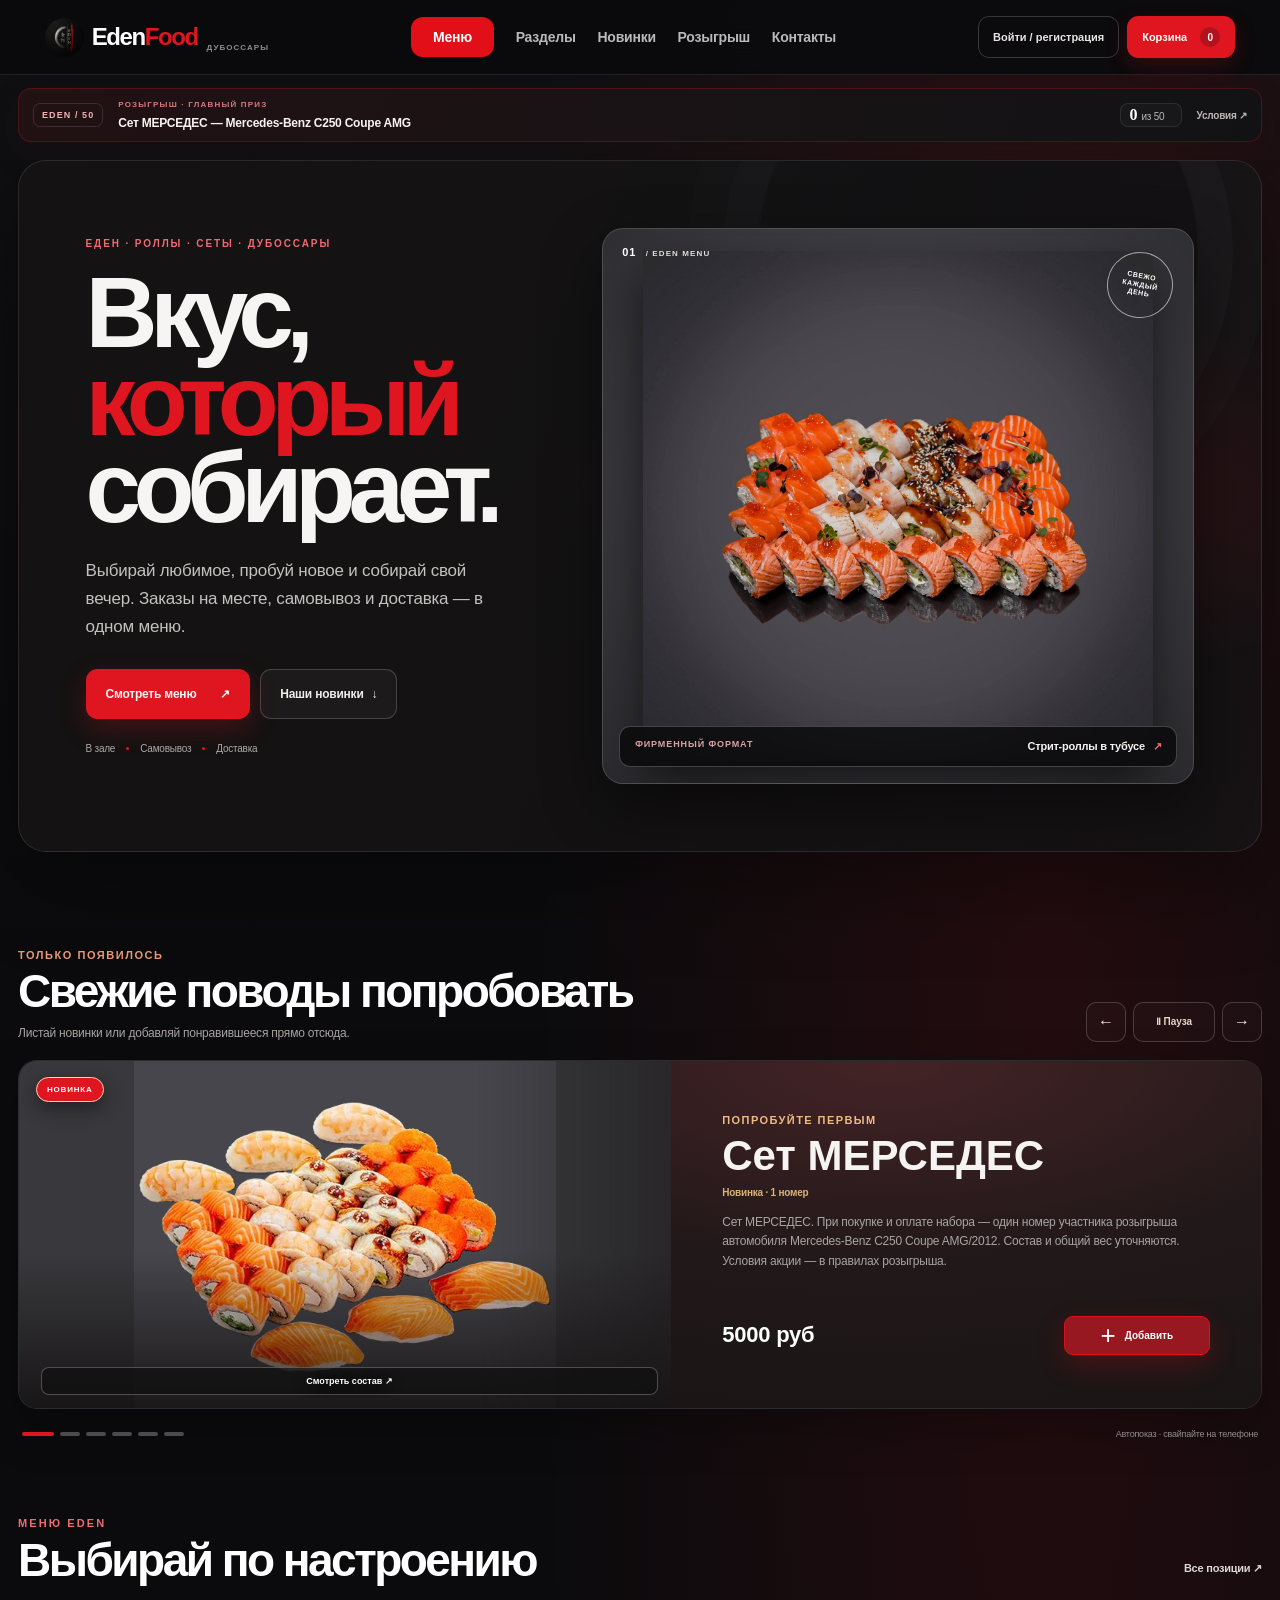
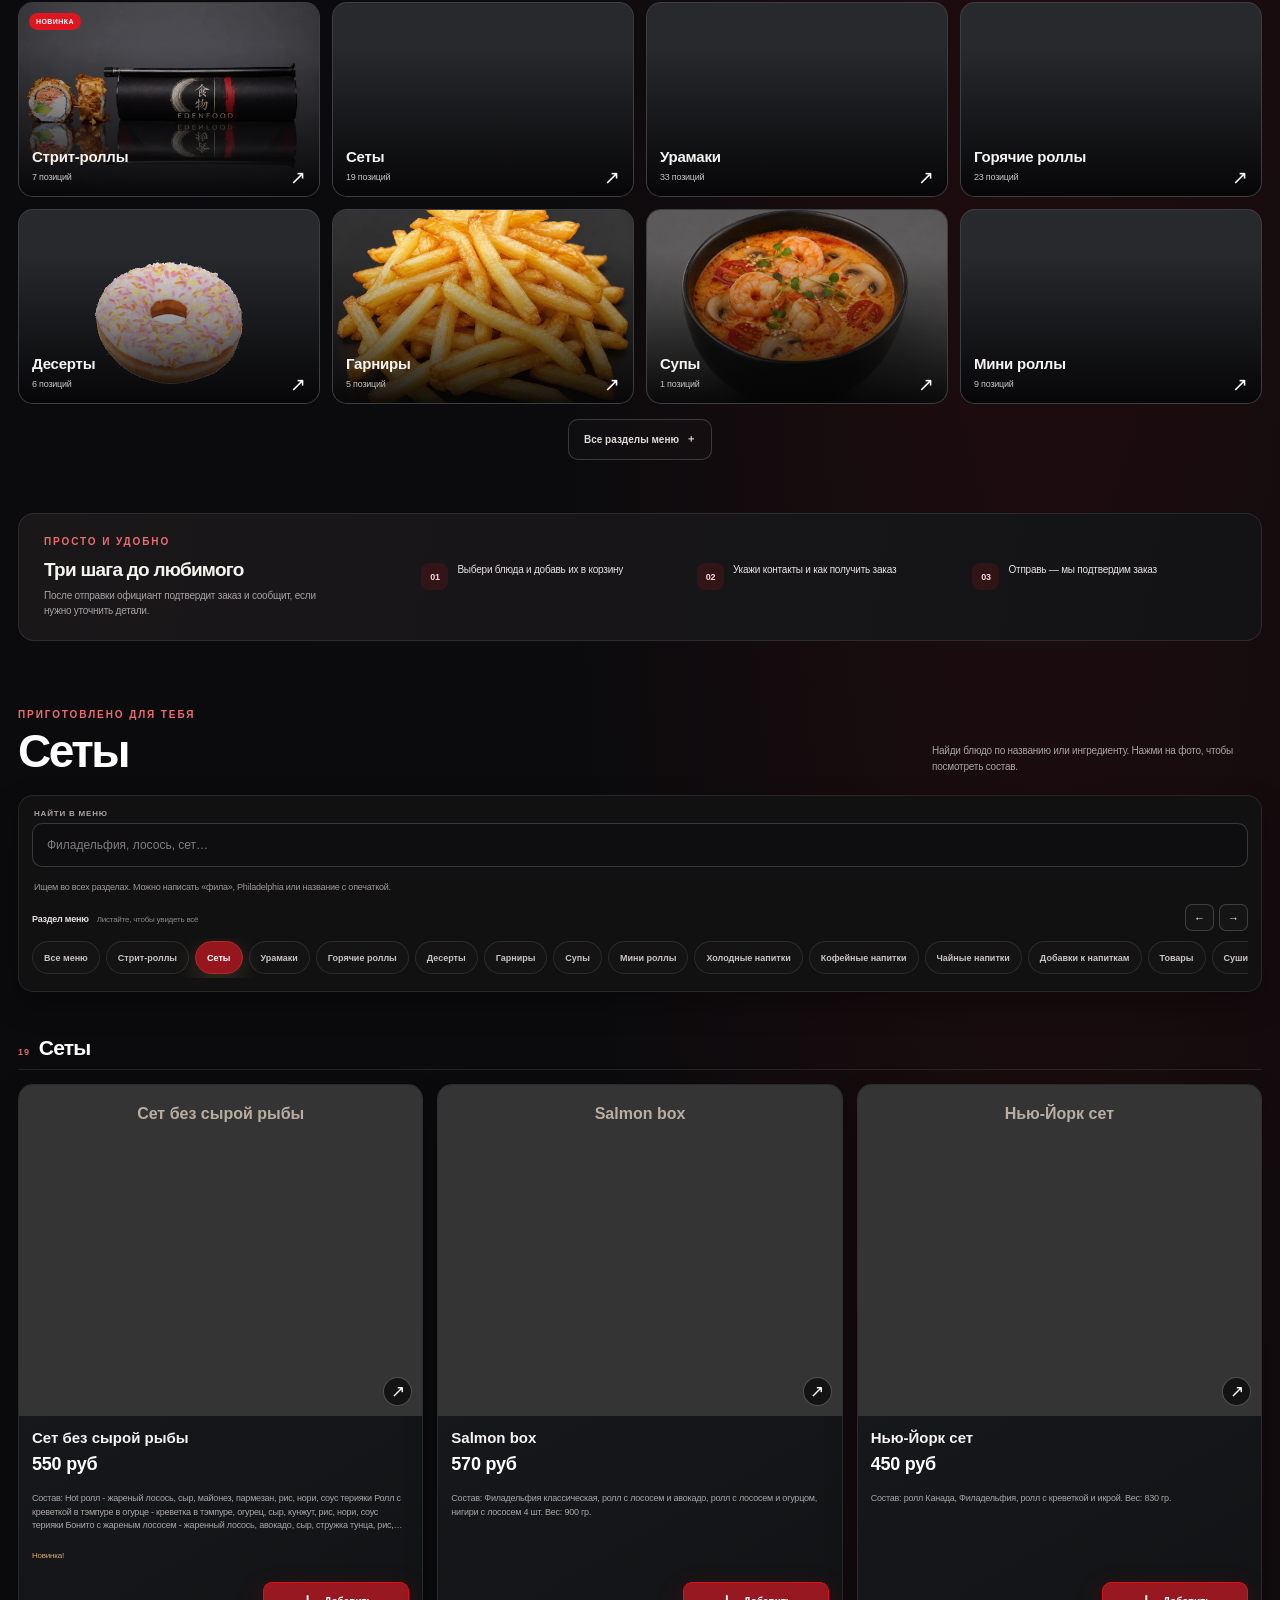
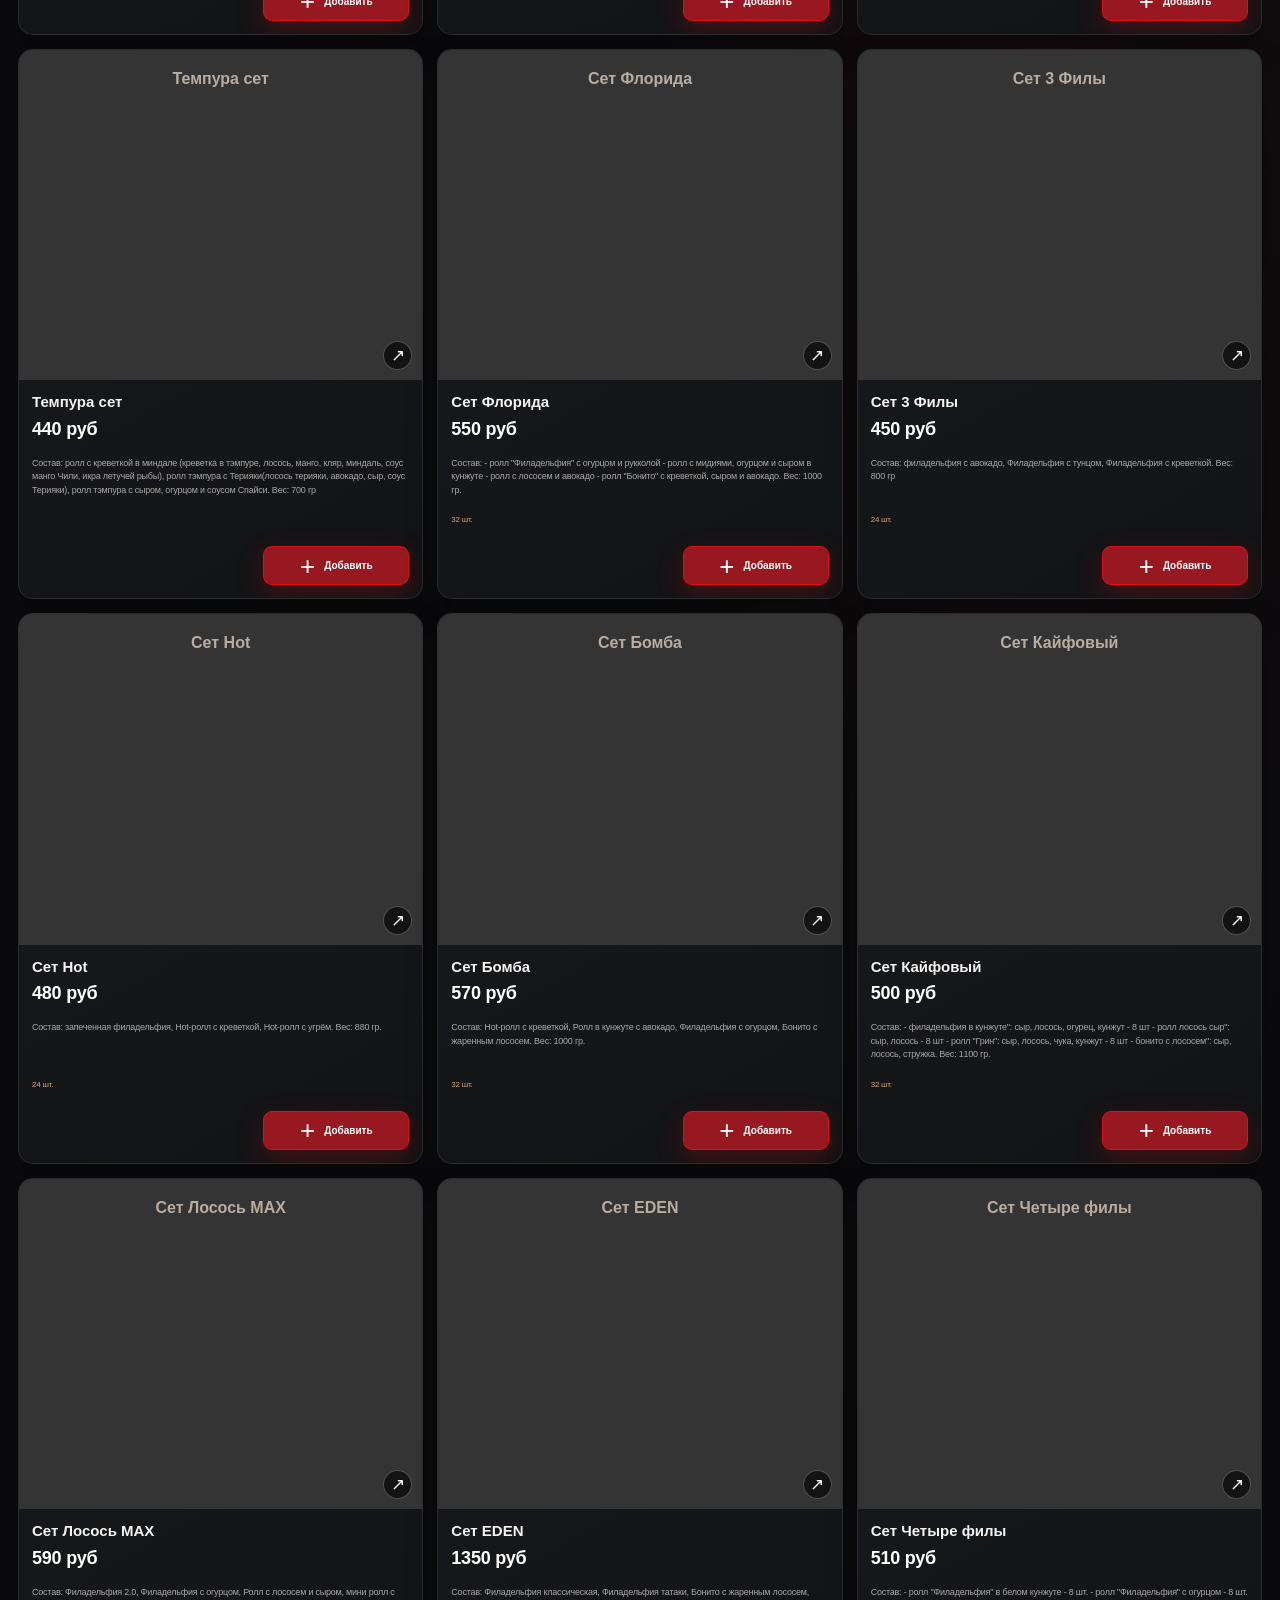
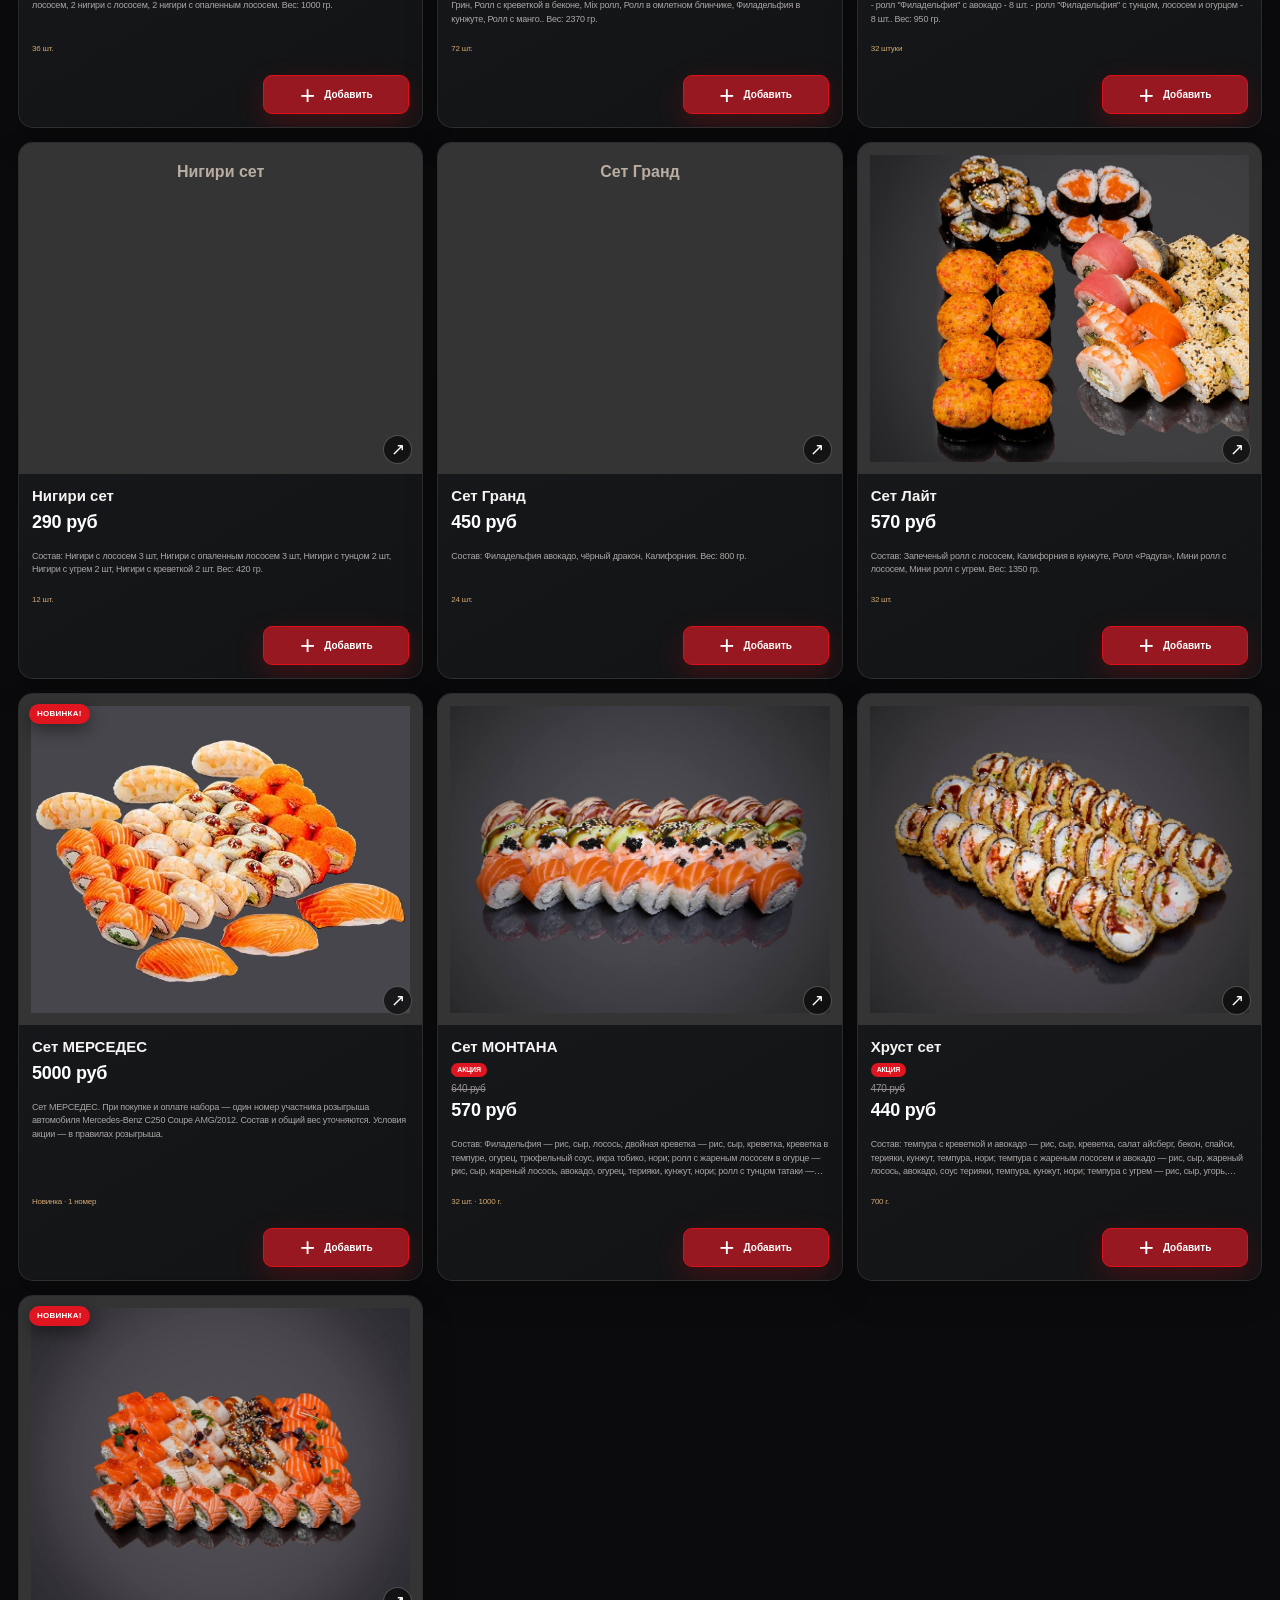
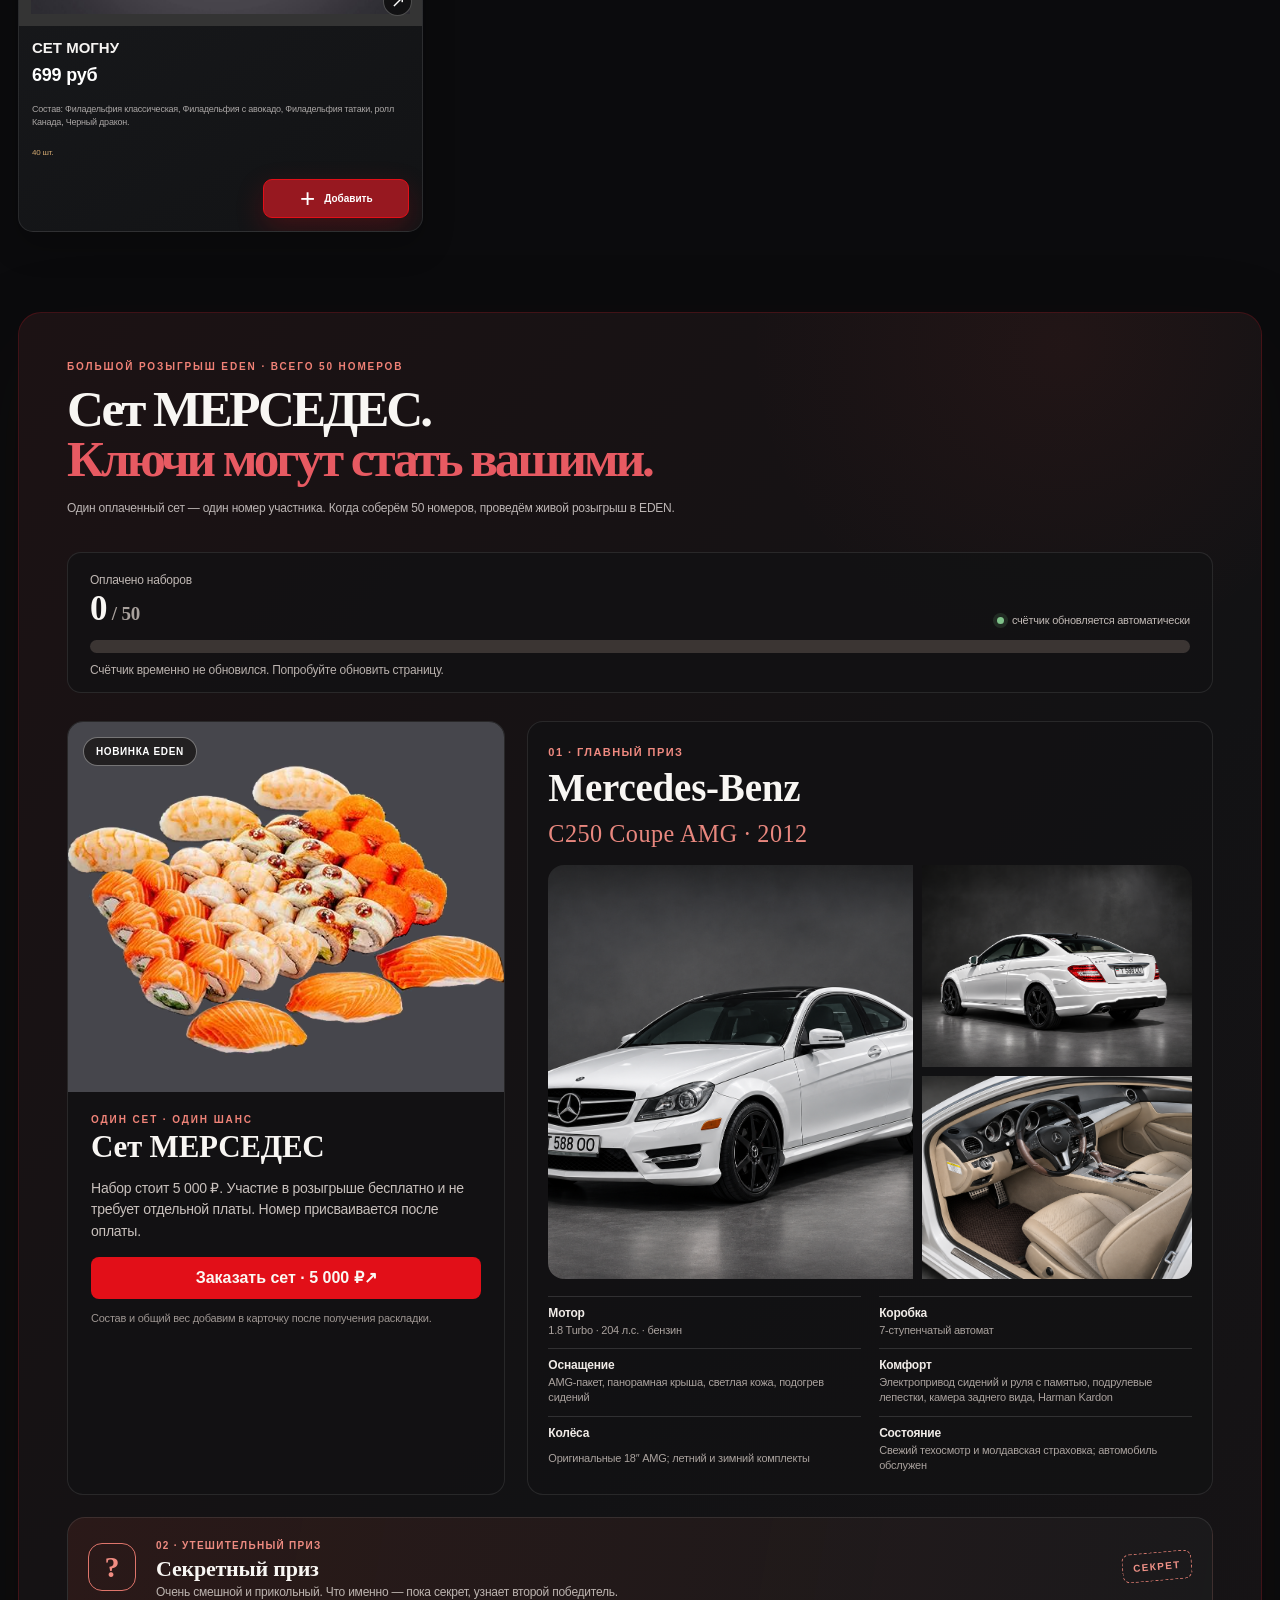
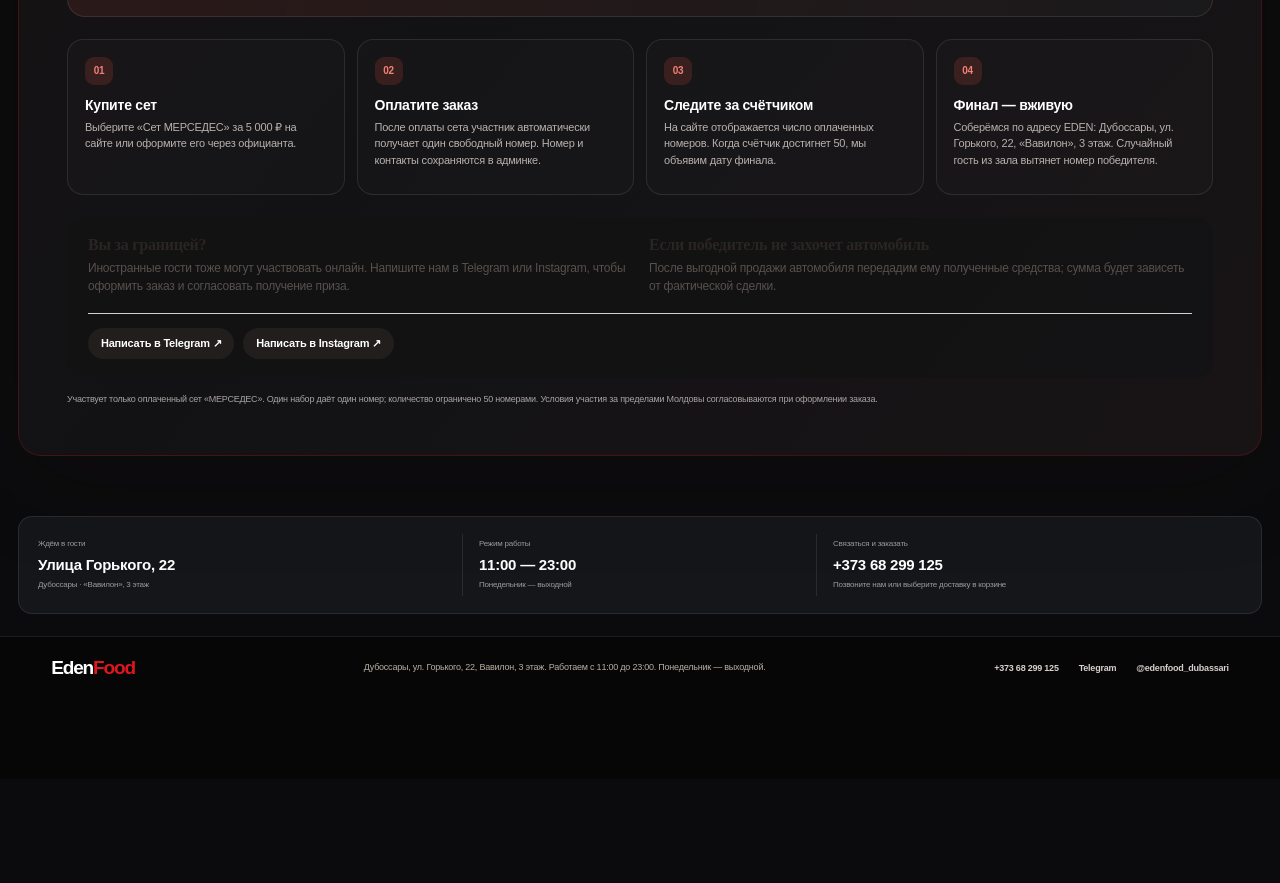
<file: index.html>
<!doctype html>
<html lang="ru">
  <head>
    <meta charset="UTF-8" />
    <meta name="viewport" content="width=device-width, initial-scale=1.0" />
    <title>EDEN Food — меню и заказ в Дубоссарах</title>
    <meta
      name="description"
      content="Меню EDEN Food в Дубоссарах: роллы, сеты, горячие блюда, супы, десерты и напитки. Соберите заказ на сайте: зал, самовывоз или доставка."
    />
    <meta name="theme-color" content="#090909" />
    <link rel="preconnect" href="https://ucrabs.by" />
    <link rel="stylesheet" href="styles.css?v=raffle-closed-20261110" />
    <link rel="stylesheet" href="storefront.css?v=shift-photo-20261118" />
    <link rel="stylesheet" href="mercedes-campaign.css?v=mercedes-20261111-v1" />
    <link rel="stylesheet" href="menu-search.css?v=street-199-search-20261005" />
    <link rel="stylesheet" href="eden-refresh.css?v=crew-shift-dance-20261114-v1" />
  </head>
  <body>
    <header class="site-header">
      <div class="site-header-inner">
        <a class="brand" href="#top" aria-label="EDEN Food — на главную">
          <img src="assets/logo-eden.webp" alt="" width="48" height="48" />
          <span>Eden</span><strong>Food</strong>
          <small>ДУБОССАРЫ</small>
        </a>
        <nav class="site-nav" aria-label="Главная навигация">
          <a class="nav-menu" href="#menu">Меню</a>
          <a href="#categories">Разделы</a>
          <a href="#newArrivals">Новинки</a>
          <a href="#mercedes-raffle">Розыгрыш</a>
          <a href="#contacts">Контакты</a>
        </nav>
        <div class="header-actions">
          <button class="header-action account-header-button" id="accountButton" type="button" aria-label="Войти или зарегистрироваться">Войти</button>
          <button class="header-action cart-header-button" id="headerCartButton" type="button">
            Корзина <span class="cart-count" data-cart-count>0</span>
          </button>
        </div>
      </div>
    </header>

    <a class="mercedes-announcement" href="#mercedes-raffle" aria-label="Розыгрыш Mercedes, 0 из 50 номеров">
      <span class="mercedes-announcement-mark" aria-hidden="true">EDEN / 50</span>
      <span class="mercedes-announcement-copy"><small>РОЗЫГРЫШ · ГЛАВНЫЙ ПРИЗ</small><strong>Сет МЕРСЕДЕС — Mercedes-Benz C250 Coupe AMG</strong></span>
      <span class="mercedes-announcement-count"><b id="mercedesAnnouncementCount">0</b><small>из 50</small></span>
      <span class="mercedes-announcement-action">Условия <span aria-hidden="true">↗</span></span>
    </a>

    <main id="top">
      <section class="menu-hero" aria-labelledby="hero-title">
        <div class="menu-hero-copy">
          <p class="eyebrow">ЕДЕН · РОЛЛЫ · СЕТЫ · ДУБОССАРЫ</p>
          <h1 id="hero-title">Вкус,<br /><span>который</span><br />собирает.</h1>
          <p>Выбирай любимое, пробуй новое и собирай свой вечер. Заказы на месте, самовывоз и доставка — в одном меню.</p>
          <div class="hero-actions">
            <a class="primary-action" href="#menu">Смотреть меню <span aria-hidden="true">↗</span></a>
            <a class="hero-secondary-action" href="#newArrivals">Наши новинки <span aria-hidden="true">↓</span></a>
          </div>
          <div class="hero-benefits" aria-label="Варианты заказа">
            <span>В зале</span><i></i><span>Самовывоз</span><i></i><span>Доставка</span>
          </div>
        </div>
        <div class="hero-visual">
          <span class="hero-visual-index">01 <i>/ EDEN MENU</i></span>
          <img class="menu-hero-photo" src="assets/sets/mognu.png" alt="Сет МОГНУ — роллы на сером фоне" width="1600" height="1600" fetchpriority="high" />
          <a class="hero-street-link" href="#menu" data-select-category="street_rolls"><span>Фирменный формат</span><strong>Стрит-роллы в тубусе <b aria-hidden="true">↗</b></strong></a>
          <span class="hero-visual-stamp" aria-hidden="true">СВЕЖО<br />КАЖДЫЙ<br />ДЕНЬ</span>
        </div>
      </section>

      <section class="new-arrivals" id="newArrivals" aria-labelledby="newArrivalsTitle" hidden>
        <div class="new-arrivals-heading">
          <div><p class="eyebrow">ТОЛЬКО ПОЯВИЛОСЬ</p><h2 id="newArrivalsTitle">Свежие поводы попробовать</h2><p class="new-arrivals-subtitle">Листай новинки или добавляй понравившееся прямо отсюда.</p></div>
          <div class="new-arrivals-controls" aria-label="Управление новинками">
            <button type="button" data-new-arrivals-previous aria-label="Предыдущая новинка">←</button>
            <button type="button" data-new-arrivals-toggle aria-pressed="false" aria-label="Приостановить автопрокрутку">Ⅱ Пауза</button>
            <button type="button" data-new-arrivals-next aria-label="Следующая новинка">→</button>
          </div>
        </div>
        <div class="new-arrivals-viewport" id="newArrivalsViewport"><div class="new-arrivals-track" id="newArrivalsTrack"></div></div>
        <div class="new-arrivals-footer"><div class="new-arrivals-dots" id="newArrivalsDots" role="group" aria-label="Выбрать новинку"></div><span>Автопоказ · свайпайте на телефоне</span></div>
        <p class="new-arrivals-status" id="newArrivalsStatus" role="status" aria-live="polite"></p>
      </section>

      <section class="category-showcase" id="categories" aria-labelledby="categories-title">
        <div class="showcase-heading"><div><p class="eyebrow">МЕНЮ EDEN</p><h2 id="categories-title">Выбирай по настроению</h2></div><a href="#menu" data-select-category="all">Все позиции <span aria-hidden="true">↗</span></a></div>
        <div class="category-tiles" id="categoryTiles"></div>
        <button class="more-categories" id="moreCategories" type="button" aria-expanded="false" aria-controls="categoryTiles">Все разделы меню <span aria-hidden="true">＋</span></button>
      </section>

      <section class="how-order" aria-labelledby="how-order-title">
        <div><p class="eyebrow">ПРОСТО И УДОБНО</p><h2 id="how-order-title">Три шага до любимого</h2><p>После отправки официант подтвердит заказ и сообщит, если нужно уточнить детали.</p></div>
        <div class="order-steps"><div class="order-step"><b>01</b><span>Выбери блюда и добавь их в корзину</span></div><div class="order-step"><b>02</b><span>Укажи контакты и как получить заказ</span></div><div class="order-step"><b>03</b><span>Отправь — мы подтвердим заказ</span></div></div>
      </section>

      <section class="menu-shell" id="menu" aria-labelledby="menuTitle">
        <div class="section-heading"><div><p class="eyebrow">ПРИГОТОВЛЕНО ДЛЯ ТЕБЯ</p><h2 id="menuTitle">Всё меню</h2></div><p>Найди блюдо по названию или ингредиенту. Нажми на фото, чтобы посмотреть состав.</p></div>
        <div class="menu-navigation">
          <div class="menu-tools">
            <label class="search-field">
              <span>Найти в меню</span>
              <input id="menuSearch" type="search" placeholder="Филадельфия, лосось, сет…" autocomplete="off" aria-describedby="menuSearchStatus" />
            </label>
            <button id="clearMenuSearch" class="clear-menu-search" type="button" hidden>Сбросить ×</button>
          </div>
          <p id="menuSearchStatus" class="menu-search-status" role="status" aria-live="polite"></p>
          <div class="category-rail-heading">
            <div><strong>Раздел меню</strong><small>Листайте, чтобы увидеть всё</small></div>
            <div class="category-arrows" aria-label="Прокрутка разделов">
              <button id="categoriesPrevious" type="button" aria-label="Предыдущие разделы">←</button>
              <button id="categoriesNext" type="button" aria-label="Следующие разделы">→</button>
            </div>
          </div>
          <div class="filters" id="filters" aria-label="Фильтр категорий"></div>
        </div>
        <div class="menu-grid" id="menuGrid"></div>
      </section>

      <section class="mercedes-campaign" id="mercedes-raffle" aria-labelledby="mercedes-title">
        <div class="mercedes-campaign-glow" aria-hidden="true"></div>
        <header class="mercedes-campaign-header">
          <p class="eyebrow">Большой розыгрыш EDEN · всего 50 номеров</p>
          <h2 id="mercedes-title">Сет МЕРСЕДЕС.<br /><span>Ключи могут стать вашими.</span></h2>
          <p>Один оплаченный сет — один номер участника. Когда соберём 50 номеров, проведём живой розыгрыш в EDEN.</p>
        </header>
        <div class="mercedes-progress-card" aria-live="polite">
          <div class="mercedes-progress-heading">
            <div><small>Оплачено наборов</small><strong><span id="mercedesPaidCount">0</span><i> / 50</i></strong></div>
            <span class="mercedes-progress-live"><i aria-hidden="true"></i> счётчик обновляется автоматически</span>
          </div>
          <div class="mercedes-progress-track" role="meter" aria-label="Оплаченные номера розыгрыша" aria-valuemin="0" aria-valuemax="50" aria-valuenow="0" id="mercedesProgressMeter"><span id="mercedesProgressFill"></span></div>
          <p id="mercedesProgressStatus" class="mercedes-progress-status" role="status">После оплаты сета появится первый номер.</p>
        </div>
        <div class="mercedes-campaign-grid">
          <article class="mercedes-featured-set">
            <div class="mercedes-set-image-wrap"><img src="assets/mercedes/set-mercedes.png?v=gray-background-20261111-v2" alt="Сет МЕРСЕДЕС EDEN на сером фоне" loading="lazy" decoding="async" /><span class="mercedes-image-badge">Новинка EDEN</span></div>
            <div class="mercedes-set-copy">
              <p class="eyebrow">Один сет · один шанс</p><h3>Сет МЕРСЕДЕС</h3>
              <p>Набор стоит 5&nbsp;000 ₽. Участие в розыгрыше бесплатно и не требует отдельной платы. Номер присваивается после оплаты.</p>
              <button class="primary-action mercedes-order-button" type="button" id="mercedesOrderButton">Заказать сет · 5&nbsp;000 ₽ <span aria-hidden="true">↗</span></button>
              <small class="mercedes-set-note">Состав и общий вес добавим в карточку после получения раскладки.</small>
            </div>
          </article>
          <article class="mercedes-car-prize">
            <div class="mercedes-prize-title"><span>01 · Главный приз</span><h3>Mercedes-Benz<br /><b>C250 Coupe AMG · 2012</b></h3></div>
            <div class="mercedes-car-gallery" aria-label="Фотографии автомобиля-приза">
              <figure class="mercedes-car-photo mercedes-car-photo-main"><img src="assets/mercedes/car-front.png" alt="Mercedes-Benz C250 Coupe AMG, вид спереди" loading="lazy" decoding="async" /></figure>
              <figure class="mercedes-car-photo"><img src="assets/mercedes/car-rear.png" alt="Mercedes-Benz C250 Coupe AMG, вид сзади" loading="lazy" decoding="async" /></figure>
              <figure class="mercedes-car-photo"><img src="assets/mercedes/car-interior.png" alt="Светлый кожаный салон Mercedes-Benz C250 Coupe AMG" loading="lazy" decoding="async" /></figure>
            </div>
            <ul class="mercedes-specs">
              <li><b>Мотор</b><span>1.8 Turbo · 204 л.с. · бензин</span></li>
              <li><b>Коробка</b><span>7-ступенчатый автомат</span></li>
              <li><b>Оснащение</b><span>AMG-пакет, панорамная крыша, светлая кожа, подогрев сидений</span></li>
              <li><b>Комфорт</b><span>Электропривод сидений и руля с памятью, подрулевые лепестки, камера заднего вида, Harman Kardon</span></li>
              <li><b>Колёса</b><span>Оригинальные 18″ AMG; летний и зимний комплекты</span></li>
              <li><b>Состояние</b><span>Свежий техосмотр и молдавская страховка; автомобиль обслужен</span></li>
            </ul>
          </article>
        </div>
        <div class="mercedes-secondary-prize">
          <span class="mercedes-secondary-icon" aria-hidden="true">?</span>
          <div><small>02 · Утешительный приз</small><h3>Секретный приз</h3><p>Очень смешной и прикольный. Что именно — пока секрет, узнает второй победитель.</p></div>
          <span class="mercedes-secondary-stamp">СЕКРЕТ</span>
        </div>
        <div class="mercedes-rules-grid">
          <article><span class="mercedes-rule-number">01</span><h3>Купите сет</h3><p>Выберите «Сет МЕРСЕДЕС» за 5&nbsp;000 ₽ на сайте или оформите его через официанта.</p></article>
          <article><span class="mercedes-rule-number">02</span><h3>Оплатите заказ</h3><p>После оплаты сета участник автоматически получает один свободный номер. Номер и контакты сохраняются в админке.</p></article>
          <article><span class="mercedes-rule-number">03</span><h3>Следите за счётчиком</h3><p>На сайте отображается число оплаченных номеров. Когда счётчик достигнет 50, мы объявим дату финала.</p></article>
          <article><span class="mercedes-rule-number">04</span><h3>Финал — вживую</h3><p>Соберёмся по адресу EDEN: Дубоссары, ул. Горького, 22, «Вавилон», 3 этаж. Случайный гость из зала вытянет номер победителя.</p></article>
        </div>
        <div class="mercedes-remote-note">
          <div><strong>Вы за границей?</strong><p>Иностранные гости тоже могут участвовать онлайн. Напишите нам в Telegram или Instagram, чтобы оформить заказ и согласовать получение приза.</p></div>
          <div><strong>Если победитель не захочет автомобиль</strong><p>После выгодной продажи автомобиля передадим ему полученные средства; сумма будет зависеть от фактической сделки.</p></div>
          <div class="mercedes-social-actions"><a href="https://t.me/edenfood" target="_blank" rel="noreferrer">Написать в Telegram ↗</a><a href="https://www.instagram.com/edenfood_dubassari/" target="_blank" rel="noreferrer">Написать в Instagram ↗</a></div>
        </div>
        <p class="mercedes-campaign-footnote">Участвует только оплаченный сет «МЕРСЕДЕС». Один набор даёт один номер; количество ограничено 50 номерами. Условия участия за пределами Молдовы согласовываются при оформлении заказа.</p>
      </section>

      <section class="contact-strip" id="contacts" aria-label="Контакты EDEN">
        <div><span>Ждём в гости</span><strong>Улица Горького, 22</strong><small>Дубоссары · «Вавилон», 3 этаж</small></div>
        <div><span>Режим работы</span><strong>11:00 — 23:00</strong><small>Понедельник — выходной</small></div>
        <div><span>Связаться и заказать</span><a href="tel:+37368299125">+373 68 299 125</a><small>Позвоните нам или выберите доставку в корзине</small></div>
      </section>

      <section class="shift-board" id="currentShiftSection" aria-labelledby="currentShiftTitle" aria-live="polite" hidden>
        <div class="shift-board-heading">
          <div><p class="eyebrow">EDEN CREW / LIVE</p><h2 id="currentShiftTitle">Кто сейчас на смене</h2><p>Сотрудники с открытой сменой. Нажми или удерживай карточку — устроим маленький праздник.</p></div>
          <span class="shift-board-live"><i aria-hidden="true"></i> смена открыта</span>
        </div>
        <div class="shift-people" id="currentShiftGrid"></div>
      </section>
    </main>

    <footer>
      <div class="brand footer-brand"><span>Eden</span><strong>Food</strong></div>
      <p>Дубоссары, ул. Горького, 22, Вавилон, 3 этаж. Работаем с 11:00 до 23:00. Понедельник — выходной.</p>
      <a href="tel:+37368299125">+373 68 299 125</a>
      <a href="https://t.me/edenfood" target="_blank" rel="noreferrer">Telegram</a>
      <a href="https://www.instagram.com/edenfood_dubassari/" target="_blank" rel="noreferrer">@edenfood_dubassari</a>
    </footer>

    <button class="floating-cart" id="floatingCartButton" type="button" aria-label="Открыть корзину">
      <span class="floating-cart-copy">
        <span class="floating-cart-icon" aria-hidden="true">🛍</span>
        <span><strong>Корзина</strong><small><span data-cart-count>0</span> поз.</small></span>
      </span>
      <b data-cart-total>0 руб</b>
    </button>

    <dialog class="account-dialog" id="accountDialog" aria-labelledby="accountTitle">
      <section class="account-panel">
        <header class="account-header">
          <div>
            <p>Личный кабинет EDEN</p>
            <h2 id="accountTitle">Мои заказы</h2>
          </div>
          <button class="dialog-close" id="closeAccount" type="button" aria-label="Закрыть личный кабинет">×</button>
        </header>
        <div class="account-body">
          <section id="accountGuest">
            <div class="account-mode-switch" role="tablist" aria-label="Вход или регистрация">
              <button type="button" class="is-active" data-account-mode="login" role="tab" aria-selected="true">Войти</button>
              <button type="button" data-account-mode="register" role="tab" aria-selected="false">Регистрация</button>
            </div>
            <p class="account-hint">Телефон и пароль сохранят ваши заказы в одном аккаунте.</p>
            <form id="accountForm" class="account-form">
              <label id="accountNameField" hidden>
                <span>Имя</span>
                <input name="name" type="text" maxlength="80" autocomplete="name" placeholder="Как к вам обращаться" />
              </label>
              <label>
                <span>Номер телефона</span>
                <input name="phone" type="tel" maxlength="40" autocomplete="tel" inputmode="tel" required placeholder="+373 68 299 125" />
              </label>
              <label>
                <span>Пароль</span>
                <input name="password" type="password" minlength="8" maxlength="128" autocomplete="current-password" required placeholder="Не менее 8 символов" />
              </label>
              <p class="account-status" id="accountStatus" role="status" aria-live="polite"></p>
              <button class="checkout-submit" id="accountSubmit" type="submit">Войти</button>
            </form>
          </section>
          <section id="accountSignedIn" hidden>
            <div class="account-profile">
              <span class="account-avatar" aria-hidden="true">E</span>
              <div><strong id="accountCustomerName"></strong><small id="accountCustomerPhone"></small></div>
              <button id="accountLogout" class="account-logout" type="button">Выйти</button>
            </div>
            <p class="account-status" id="accountOrdersStatus" role="status" aria-live="polite"></p>
            <div class="customer-order-tabs" role="tablist" aria-label="Заказы">
              <button type="button" class="is-active" data-order-tab="current" role="tab" aria-selected="true">Текущие</button>
              <button type="button" data-order-tab="history" role="tab" aria-selected="false">История</button>
            </div>
            <div id="customerCurrentOrders" class="customer-orders" role="tabpanel"></div>
            <div id="customerOrderHistory" class="customer-orders" role="tabpanel" hidden></div>
          </section>
        </div>
      </section>
    </dialog>

    <dialog class="cart-dialog" id="cartDialog" aria-labelledby="cartTitle">
      <div class="cart-panel">
        <header class="cart-panel-header">
          <div>
            <p>Ваш заказ</p>
            <h2 id="cartTitle">Корзина</h2>
          </div>
          <button class="dialog-close" id="closeCart" type="button" aria-label="Закрыть корзину">×</button>
        </header>

        <div class="cart-panel-body">
          <section class="cart-order-section" aria-label="Выбранные товары">
            <div class="cart-items" id="cartItems"></div>
            <div class="cart-empty" id="cartEmpty">
              <span aria-hidden="true">＋</span>
              <strong>Корзина пока пуста</strong>
              <p>Закройте это окно и нажмите «+» у нужных блюд.</p>
            </div>
            <div class="cart-total-row">
              <span>Сумма заказа</span>
              <strong id="cartTotal">0 руб</strong>
            </div>
          </section>

          <form class="checkout-form" id="checkoutForm">
            <fieldset class="service-fieldset">
              <legend>Как получить заказ</legend>
              <div class="service-options">
                <label>
                  <input type="radio" name="serviceType" value="DINE_IN" checked />
                  <span><b>На месте</b><small>Поесть в EDEN</small></span>
                </label>
                <label>
                  <input type="radio" name="serviceType" value="TAKEAWAY" />
                  <span><b>Самовывоз</b><small>Забрать самостоятельно</small></span>
                </label>
                <label>
                  <input type="radio" name="serviceType" value="DELIVERY" />
                  <span><b>Доставка</b><small>Привезём по адресу</small></span>
                </label>
              </div>
            </fieldset>

            <div class="checkout-grid">
              <label>
                <span>Ваше имя</span>
                <input name="customerName" id="checkoutCustomerName" type="text" maxlength="80" autocomplete="name" readonly required placeholder="Войдите в аккаунт" />
              </label>
              <label>
                <span>Номер телефона</span>
                <input name="customerPhone" id="checkoutCustomerPhone" type="tel" maxlength="40" autocomplete="tel" readonly required placeholder="Войдите в аккаунт" />
              </label>
              <label>
                <span>Количество персон (палочек) — необязательно</span>
                <input name="guestCount" type="number" min="1" max="50" step="1" inputmode="numeric" placeholder="Можно оставить пустым" />
              </label>
            </div>

            <div class="delivery-fields" id="deliveryFields" hidden>
              <p class="delivery-price-note">Доставка по городу стоит ориентировочно 35–40 рублей. Точную стоимость подтвердит официант.</p>
              <div class="checkout-grid">
                <label>
                  <span>Город</span>
                  <input name="deliveryCity" type="text" maxlength="80" autocomplete="address-level2" data-delivery-required placeholder="Город" />
                </label>
                <label>
                  <span>Улица</span>
                  <input name="deliveryStreet" type="text" maxlength="120" autocomplete="street-address" data-delivery-required placeholder="Название улицы" />
                </label>
                <label>
                  <span>Дом</span>
                  <input name="deliveryHouse" type="text" maxlength="40" data-delivery-required placeholder="Номер дома" />
                </label>
                <label>
                  <span>Квартира</span>
                  <input name="deliveryApartment" type="text" maxlength="40" autocomplete="address-line2" placeholder="Если есть" />
                </label>
              </div>
            </div>

            <label class="checkout-note">
              <span>Примечание</span>
              <textarea name="customerNote" maxlength="500" rows="3" placeholder="Пожелания к заказу, как найти вход или другая важная информация"></textarea>
            </label>
            <p class="order-status" id="orderStatus" role="status" aria-live="polite"></p>
            <button class="checkout-submit" id="checkoutSubmit" type="submit">
              Отправить заказ официанту
            </button>
            <small class="checkout-help">После отправки официант подтвердит заказ: еда уйдёт на кухню, а напитки — в бар.</small>
          </form>
        </div>
      </div>
    </dialog>

    <div class="order-toast" id="orderToast" role="status" aria-live="polite" hidden></div>

    <dialog class="product-dialog" id="productDialog" aria-labelledby="productTitle">
      <button class="product-close" id="closeProduct" type="button" aria-label="Закрыть карточку блюда">×</button>
      <div id="productDetail"></div>
    </dialog>
    <script src="menu-data.js?v=products-nori-20261111-v1"></script>
    <script src="extra-menu-data.js?v=tom-yam-price-130-20261108-v1"></script>
    <script src="street-menu-data.js?v=menu-prices-20261031-v1"></script>
    <script src="menu-search.js?v=street-199-search-20261005"></script>
    <script src="app.js?v=shift-profile-photo-20261118"></script>
  </body>
</html>
</file>
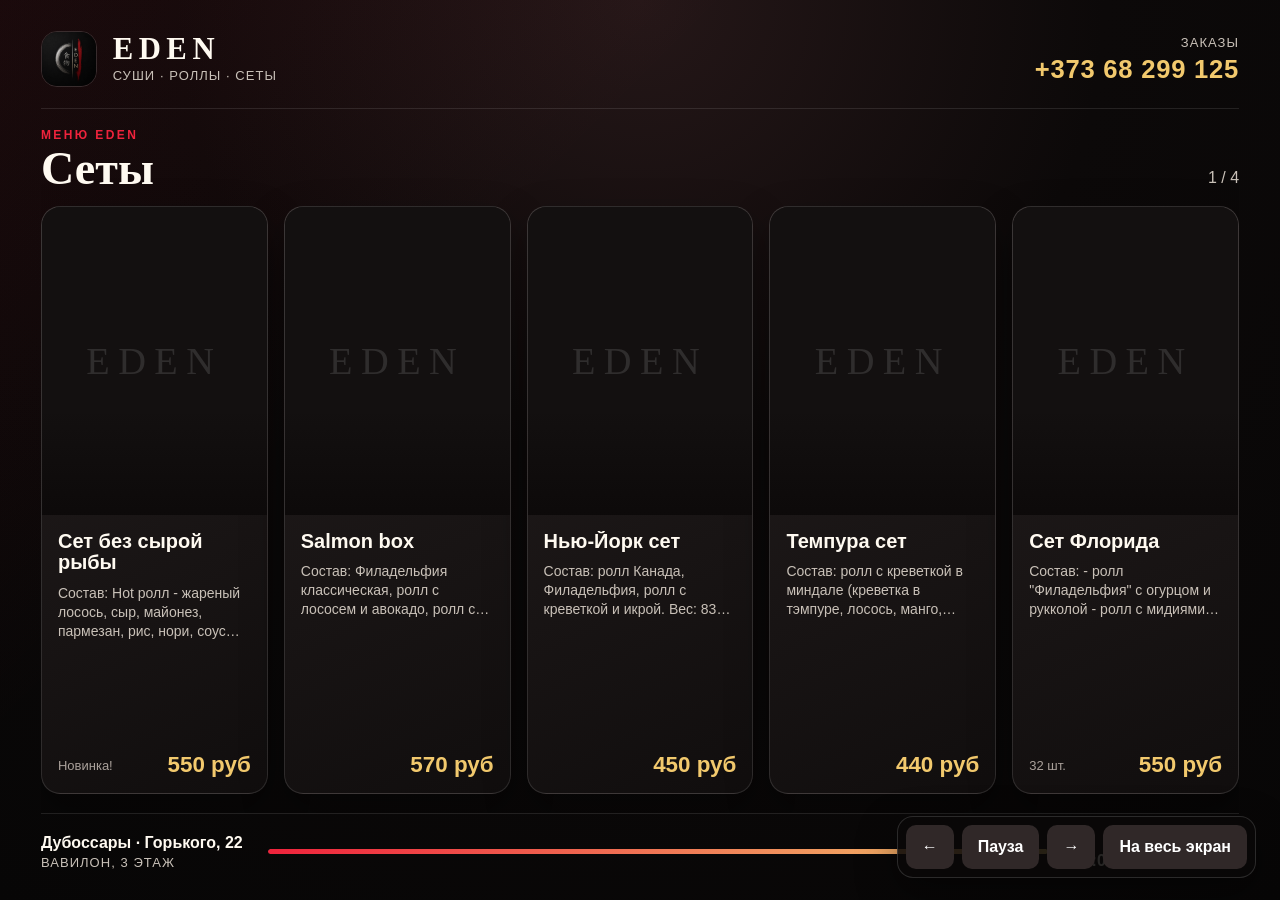
<file: tv.html>
<!doctype html>
<html lang="ru">
  <head>
    <meta charset="UTF-8" />
    <meta name="viewport" content="width=device-width, initial-scale=1.0" />
    <meta name="theme-color" content="#090707" />
    <title>EDEN — меню на экране</title>
    <meta name="description" content="Автоматическое слайд-шоу меню EDEN для телевизора." />
    <link rel="stylesheet" href="tv.css?v=tv-menu-20260909" />
  </head>
  <body>
    <div class="tv-ambient tv-ambient--red" aria-hidden="true"></div>
    <div class="tv-ambient tv-ambient--gold" aria-hidden="true"></div>

    <div class="tv-shell">
      <header class="tv-header">
        <a class="tv-brand" href="/" aria-label="Открыть основной сайт EDEN">
          <img src="assets/logo-eden.png" alt="" width="72" height="72" />
          <span><strong>EDEN</strong><small>Суши · роллы · сеты</small></span>
        </a>
        <div class="tv-header-info">
          <span>Заказы</span>
          <strong>+373 68 299 125</strong>
        </div>
      </header>

      <main class="tv-stage" id="tvStage" aria-label="Слайд-шоу меню"></main>

      <footer class="tv-footer">
        <div class="tv-location">
          <strong>Дубоссары · Горького, 22</strong>
          <span>Вавилон, 3 этаж</span>
        </div>
        <div class="tv-progress" aria-hidden="true"><span id="progressBar"></span></div>
        <div class="tv-hours">
          <span>Вт–Вс</span>
          <strong>11:00–23:00</strong>
        </div>
        <div class="tv-counter" id="slideCounter" aria-label="Номер слайда"></div>
      </footer>
    </div>

    <div class="tv-controls" id="tvControls" aria-label="Управление слайд-шоу">
      <button type="button" id="prevSlide" aria-label="Предыдущий слайд">←</button>
      <button type="button" id="togglePlayback" aria-label="Остановить слайд-шоу">Пауза</button>
      <button type="button" id="nextSlide" aria-label="Следующий слайд">→</button>
      <button type="button" id="toggleFullscreen">На весь экран</button>
    </div>

    <script src="menu-data.js"></script>
    <script src="extra-menu-data.js?v=web-orders-20261001"></script>
    <script src="tv.js?v=multifruit-juice-20260929"></script>
  </body>
</html>
</file>
<file: styles.css>
:root {
  color-scheme: dark;
  --bg: #080707;
  --panel: #121111;
  --panel-strong: #1d1b1b;
  --text: #fbf7f2;
  --muted: #b9ada2;
  --line: rgba(255, 255, 255, 0.12);
  --red: #e20f18;
  --red-dark: #a70b12;
  --gold: #d7b56d;
  --green: #63c174;
  --shadow: 0 22px 60px rgba(0, 0, 0, 0.35);
}

* {
  box-sizing: border-box;
}

html {
  scroll-behavior: smooth;
}

body {
  margin: 0;
  background:
    radial-gradient(circle at 18% 2%, rgba(226, 15, 24, 0.28), transparent 26rem),
    radial-gradient(circle at 86% 12%, rgba(215, 181, 109, 0.12), transparent 20rem),
    linear-gradient(180deg, #151111 0%, var(--bg) 38rem);
  color: var(--text);
  font-family: Inter, "Segoe UI", Arial, sans-serif;
}

a {
  color: inherit;
  text-decoration: none;
}

.site-header {
  position: sticky;
  top: 0;
  z-index: 10;
  display: flex;
  align-items: center;
  justify-content: space-between;
  gap: 20px;
  padding: 16px clamp(18px, 4vw, 56px);
  background: rgba(8, 7, 7, 0.82);
  backdrop-filter: blur(18px);
  border-bottom: 1px solid var(--line);
}

.brand {
  display: inline-flex;
  align-items: baseline;
  gap: 0;
  font-size: clamp(24px, 3vw, 34px);
  font-weight: 900;
  letter-spacing: 0;
}

.brand span,
.hero h1 span {
  color: var(--red);
}

.brand strong,
.hero h1 strong {
  color: #fff;
}

nav {
  display: flex;
  gap: 8px;
  flex-wrap: wrap;
  justify-content: center;
}

nav a,
.header-action,
.filters button,
.primary-action,
.secondary-action,
.order-link {
  border: 1px solid var(--line);
  min-height: 42px;
  display: inline-flex;
  align-items: center;
  justify-content: center;
  border-radius: 8px;
  padding: 0 14px;
  color: var(--text);
}

nav a {
  color: var(--muted);
}

.header-action,
.primary-action,
.order-link {
  background: var(--red);
  border-color: var(--red);
  font-weight: 800;
}

.secondary-action {
  background: rgba(255, 255, 255, 0.06);
  color: var(--muted);
}

.hero {
  min-height: auto;
  display: block;
  padding: clamp(30px, 6vw, 74px) clamp(18px, 4vw, 56px) 30px;
}

.hero-copy {
  max-width: 980px;
}

.hero-logo {
  display: block;
  width: min(188px, 44vw);
  aspect-ratio: 1;
  object-fit: contain;
  margin-bottom: 18px;
  border-radius: 8px;
  border: 1px solid var(--line);
  background: #050505;
  box-shadow: var(--shadow);
}

.eyebrow {
  margin: 0 0 12px;
  color: var(--gold);
  text-transform: uppercase;
  font-size: 13px;
  font-weight: 900;
}

.hero h1 {
  margin: 0;
  font-size: clamp(56px, 10vw, 132px);
  line-height: 0.88;
  letter-spacing: 0;
}

.hero p:not(.eyebrow) {
  color: var(--muted);
  font-size: clamp(17px, 2vw, 23px);
  line-height: 1.55;
  max-width: 760px;
}

.hero-details {
  display: grid;
  grid-template-columns: repeat(auto-fit, minmax(min(240px, 100%), 1fr));
  gap: 12px;
  margin-top: 24px;
  max-width: 1120px;
}

.hero-details div {
  min-width: 0;
  padding: 16px;
  border: 1px solid var(--line);
  border-radius: 8px;
  background: rgba(255, 255, 255, 0.055);
}

.hero-details span,
.search-field span {
  display: block;
  margin-bottom: 8px;
  color: var(--gold);
  font-size: 12px;
  font-weight: 900;
  text-transform: uppercase;
}

.hero-details strong {
  display: block;
  font-size: clamp(18px, 2vw, 24px);
  line-height: 1.2;
}

.hero-details small {
  display: block;
  margin-top: 6px;
  color: var(--muted);
  font-size: 15px;
}

.hero-actions {
  display: flex;
  gap: 12px;
  flex-wrap: wrap;
  margin-top: 28px;
}

.item-meta,
.item-desc,
footer p {
  color: var(--muted);
}

.menu-shell {
  padding: 28px clamp(18px, 4vw, 56px) 70px;
}

.section-heading h2 {
  margin: 0 0 18px;
  font-size: clamp(32px, 5vw, 58px);
  line-height: 1.02;
}

.menu-tools {
  margin: 0 0 14px;
}

.search-field {
  display: block;
  max-width: 520px;
}

.search-field input {
  width: 100%;
  min-height: 50px;
  border: 1px solid var(--line);
  border-radius: 8px;
  padding: 0 16px;
  background: rgba(255, 255, 255, 0.07);
  color: var(--text);
  font: inherit;
  outline: none;
}

.search-field input:focus {
  border-color: rgba(215, 181, 109, 0.8);
  box-shadow: 0 0 0 3px rgba(215, 181, 109, 0.16);
}

.filters {
  display: flex;
  flex-wrap: nowrap;
  gap: 10px;
  margin: 0 -2px 28px;
  padding: 2px 2px 8px;
  overflow-x: auto;
  scrollbar-width: none;
}

.filters::-webkit-scrollbar {
  display: none;
}

.filters button {
  flex: 0 0 auto;
  background: rgba(255, 255, 255, 0.04);
  cursor: pointer;
  font-weight: 750;
}

.filters button.active {
  background: #fff;
  color: #130f0f;
}

.category-title {
  grid-column: 1 / -1;
  display: flex;
  align-items: center;
  gap: 12px;
  margin-top: 24px;
}

.category-title h3 {
  margin: 0;
  font-size: clamp(26px, 4vw, 42px);
}

.category-title span {
  color: var(--gold);
  font-weight: 900;
}

.menu-grid {
  display: grid;
  grid-template-columns: repeat(auto-fill, minmax(260px, 1fr));
  gap: 16px;
}

.menu-item {
  background: var(--panel);
  border: 1px solid var(--line);
  border-radius: 8px;
  overflow: hidden;
  display: flex;
  flex-direction: column;
  min-width: 0;
  box-shadow: 0 14px 32px rgba(0, 0, 0, 0.22);
}

.item-image {
  width: 100%;
  aspect-ratio: 1;
  background: #343434;
  object-fit: contain;
  padding: 12px;
}

.item-image--cover {
  object-fit: cover;
  padding: 0;
}

.item-image-placeholder {
  display: grid;
  place-items: center;
  color: var(--muted);
  font-weight: 900;
  text-align: center;
  padding: 20px;
}

.item-body {
  padding: 16px;
  display: flex;
  flex-direction: column;
  gap: 10px;
  flex: 1;
}

.item-top {
  display: flex;
  justify-content: space-between;
  gap: 12px;
  align-items: start;
}

.item-top h4 {
  margin: 0;
  font-size: 20px;
  line-height: 1.15;
}

.price {
  white-space: nowrap;
  color: var(--green);
  font-weight: 900;
}

.price-stack {
  display: flex;
  flex: 0 0 auto;
  flex-direction: column;
  align-items: flex-end;
  gap: 3px;
  white-space: nowrap;
}

.sale-badge {
  border-radius: 999px;
  padding: 2px 7px;
  background: var(--red);
  color: #fff;
  font-size: 10px;
  font-weight: 900;
  line-height: 1.2;
  text-transform: uppercase;
}

.old-price {
  color: var(--muted);
  font-size: 12px;
}

.text-menu {
  grid-column: 1 / -1;
  display: grid;
  gap: 22px;
}

.text-menu-group {
  padding: clamp(18px, 3vw, 28px);
  background: var(--panel);
  border: 1px solid var(--line);
  border-radius: 8px;
  box-shadow: 0 14px 32px rgba(0, 0, 0, 0.22);
}

.text-menu-group-title {
  margin: 0 0 12px;
  color: var(--gold);
  font-size: clamp(22px, 3vw, 30px);
}

.text-menu-list {
  display: grid;
  grid-template-columns: repeat(2, minmax(0, 1fr));
  column-gap: clamp(24px, 4vw, 54px);
}

.text-menu-item {
  display: flex;
  align-items: baseline;
  gap: 10px;
  min-width: 0;
  padding: 12px 0;
  border-bottom: 1px solid var(--line);
}

.text-menu-name {
  display: flex;
  align-items: baseline;
  gap: 8px;
  min-width: 0;
  margin: 0;
  font-size: 18px;
  line-height: 1.25;
}

.text-menu-name small {
  color: var(--muted);
  font-size: 14px;
  font-weight: 700;
  white-space: nowrap;
}

.text-menu-leader {
  flex: 1;
  min-width: 18px;
  border-bottom: 2px dotted rgba(255, 255, 255, 0.24);
}

.item-desc {
  line-height: 1.45;
  margin: 0;
  flex: 1;
}

.item-meta {
  display: flex;
  gap: 10px;
  flex-wrap: wrap;
  font-size: 14px;
}

.order-link {
  margin-top: 4px;
}

.empty-state {
  grid-column: 1 / -1;
  padding: 28px;
  border: 1px solid var(--line);
  border-radius: 8px;
  background: var(--panel);
  color: var(--muted);
}

footer {
  display: flex;
  align-items: center;
  gap: 18px;
  flex-wrap: wrap;
  padding: 28px clamp(18px, 4vw, 56px);
  border-top: 1px solid var(--line);
  background: #070606;
}

.footer-brand {
  font-size: 24px;
}

footer p {
  margin: 0;
  flex: 1;
}

footer a {
  color: var(--gold);
  font-weight: 800;
}

@media (max-width: 940px) {
  .site-header {
    align-items: flex-start;
    flex-direction: column;
  }

  nav {
    justify-content: flex-start;
  }

  .hero {
    padding-top: 28px;
  }

  .menu-grid {
    grid-template-columns: 1fr 1fr;
  }
}

@media (max-width: 620px) {
  .site-header {
    position: static;
  }

  nav a,
  .header-action {
    min-height: 38px;
    padding: 0 10px;
    font-size: 14px;
  }

  .menu-grid {
    grid-template-columns: 1fr;
  }

  .hero {
    padding-top: 24px;
  }

  .hero-logo {
    width: 144px;
  }

  .hero-details {
    grid-template-columns: 1fr;
  }

  .primary-action,
  .secondary-action {
    width: 100%;
  }

  .item-top {
    flex-direction: column;
    gap: 6px;
  }

  .text-menu-list {
    grid-template-columns: 1fr;
  }

  .text-menu-name {
    flex-wrap: wrap;
  }
}

/* Branded hero: reuse the original EDEN artwork without cropping it. */
.hero--branded {
  display: grid;
  grid-template-columns: minmax(0, 1.1fr) minmax(0, 0.9fr);
  align-items: center;
  gap: clamp(28px, 5vw, 90px);
}

.hero--branded .hero-copy {
  min-width: 0;
}

.hero--branded h1 {
  font-size: clamp(3.5rem, 6.8vw, 8.25rem);
  overflow-wrap: anywhere;
}

.hero-banner {
  width: 100%;
  max-width: 620px;
  min-width: 0;
  margin: 0;
  justify-self: end;
  overflow: hidden;
  border: 1px solid rgba(215, 181, 109, 0.3);
  border-radius: 16px;
  background: #090909;
  box-shadow: 0 24px 70px rgba(0, 0, 0, 0.45), 0 0 50px rgba(226, 15, 24, 0.1);
}

.hero-banner img {
  display: block;
  width: 100%;
  height: auto;
  aspect-ratio: 1;
  object-fit: contain;
}

.hero-banner figcaption {
  padding: 20px;
  border-top: 1px solid var(--line);
  color: var(--gold);
  font-size: 1rem;
  font-weight: 700;
  letter-spacing: 0.12em;
  line-height: 1.6;
  text-align: center;
  text-transform: uppercase;
}

@media (max-width: 940px) {
  .hero--branded {
    grid-template-columns: minmax(0, 1fr);
    gap: 28px;
  }

  .hero--branded h1 {
    font-size: clamp(3.5rem, 10vw, 6rem);
  }

  .hero-banner {
    display: flex;
    align-items: center;
    max-width: none;
  }

  .hero-banner img {
    width: clamp(120px, 30vw, 220px);
    flex: 0 0 auto;
  }

  .hero-banner figcaption {
    flex: 1;
    min-width: 0;
    padding: 16px;
    border-top: 0;
    border-left: 1px solid var(--line);
    font-size: 0.875rem;
    letter-spacing: 0.06em;
  }
}

/* Public ordering flow. */
button,
input,
textarea {
  font: inherit;
}

button {
  color: inherit;
}

body {
  padding-bottom: 104px;
}

.site-header {
  position: relative;
}

.cart-header-button {
  gap: 9px;
  cursor: pointer;
  white-space: nowrap;
}

.cart-header-button.has-items {
  box-shadow: 0 0 0 4px rgba(226, 15, 24, 0.2);
}

.cart-count {
  display: inline-grid;
  min-width: 28px;
  height: 28px;
  place-items: center;
  border-radius: 999px;
  background: #fff;
  color: #8d0c12;
  font-size: 13px;
  font-weight: 900;
}

.menu-navigation {
  position: sticky;
  top: 10px;
  z-index: 8;
  margin: 0 0 26px;
  padding: 16px;
  border: 1px solid rgba(215, 181, 109, 0.32);
  border-radius: 18px;
  background: rgba(15, 13, 13, 0.94);
  box-shadow: 0 18px 50px rgba(0, 0, 0, 0.42);
  backdrop-filter: blur(20px);
}

.menu-tools {
  margin-bottom: 14px;
}

.search-field {
  max-width: none;
}

.search-field input {
  min-height: 56px;
  border-radius: 12px;
  font-size: 17px;
}

.category-rail-heading {
  display: flex;
  align-items: end;
  justify-content: space-between;
  gap: 16px;
  margin: 0 0 10px;
}

.category-rail-heading strong,
.category-rail-heading small {
  display: block;
}

.category-rail-heading strong {
  font-size: 18px;
}

.category-rail-heading small {
  margin-top: 3px;
  color: var(--muted);
}

.category-arrows {
  display: flex;
  gap: 8px;
}

.category-arrows button {
  display: grid;
  width: 46px;
  height: 46px;
  place-items: center;
  border: 1px solid rgba(255, 255, 255, 0.2);
  border-radius: 12px;
  background: rgba(255, 255, 255, 0.08);
  cursor: pointer;
  font-size: 22px;
  font-weight: 900;
}

.category-arrows button:hover,
.category-arrows button:focus-visible {
  border-color: var(--gold);
  background: rgba(215, 181, 109, 0.14);
}

.filters {
  gap: 12px;
  margin: 0;
  padding: 3px 2px 4px;
  scroll-snap-type: x proximity;
}

.filters button {
  min-height: 54px;
  padding: 0 20px;
  border-radius: 12px;
  border-color: rgba(255, 255, 255, 0.18);
  background: #242020;
  font-size: 16px;
  font-weight: 850;
  scroll-snap-align: start;
}

.filters button.active {
  border-color: #f1d28e;
  background: linear-gradient(135deg, #f4d99d, var(--gold));
  color: #1a1210;
  box-shadow: 0 8px 24px rgba(215, 181, 109, 0.2);
}

.menu-grid {
  scroll-margin-top: 260px;
}

.item-purchase {
  display: flex;
  justify-content: flex-end;
  margin-top: 4px;
}

.add-to-cart,
.quantity-control {
  min-height: 50px;
  border: 1px solid rgba(255, 255, 255, 0.16);
  border-radius: 12px;
}

.add-to-cart {
  display: inline-flex;
  align-items: center;
  justify-content: center;
  gap: 9px;
  min-width: 146px;
  padding: 0 18px;
  border-color: var(--red);
  background: var(--red);
  cursor: pointer;
  color: #fff;
  font-weight: 850;
  box-shadow: 0 10px 28px rgba(226, 15, 24, 0.22);
}

.add-to-cart span {
  font-size: 26px;
  font-weight: 500;
  line-height: 1;
}

.add-to-cart:hover,
.add-to-cart:focus-visible {
  background: #ff1a24;
  transform: translateY(-1px);
}

.add-to-cart--compact {
  min-width: 48px;
  min-height: 42px;
  padding: 0 12px;
}

.add-to-cart--compact strong {
  display: none;
}

.quantity-control {
  display: inline-grid;
  grid-template-columns: 46px minmax(36px, auto) 46px;
  align-items: center;
  overflow: hidden;
  background: #292525;
}

.quantity-control button {
  align-self: stretch;
  border: 0;
  background: transparent;
  cursor: pointer;
  color: #fff;
  font-size: 25px;
}

.quantity-control button:last-child {
  background: var(--red);
}

.quantity-control strong {
  text-align: center;
}

.quantity-control--compact {
  grid-template-columns: 40px 34px 40px;
  min-height: 42px;
}

.unavailable-label {
  display: inline-flex;
  min-height: 40px;
  align-items: center;
  color: var(--muted);
  font-size: 13px;
  font-weight: 700;
}

.text-menu-purchase {
  display: flex;
  align-items: center;
  gap: 12px;
}

.text-menu-item {
  min-height: 70px;
}

.floating-cart {
  position: fixed;
  right: 18px;
  bottom: 18px;
  z-index: 40;
  display: flex;
  width: min(520px, calc(100vw - 36px));
  min-height: 72px;
  align-items: center;
  justify-content: space-between;
  gap: 18px;
  padding: 10px 18px 10px 12px;
  border: 1px solid rgba(255, 255, 255, 0.22);
  border-radius: 20px;
  background: linear-gradient(135deg, #a90a12, #e20f18);
  box-shadow: 0 22px 58px rgba(0, 0, 0, 0.58), 0 0 0 5px rgba(226, 15, 24, 0.1);
  cursor: pointer;
  color: #fff;
}

.floating-cart.has-items {
  animation: cart-pulse 0.38s ease-out;
}

.floating-cart-copy {
  display: flex;
  align-items: center;
  gap: 11px;
  text-align: left;
}

.floating-cart-copy strong,
.floating-cart-copy small {
  display: block;
}

.floating-cart-copy small {
  margin-top: 2px;
  color: rgba(255, 255, 255, 0.75);
  font-size: 12px;
}

.floating-cart-icon {
  display: grid;
  width: 50px;
  height: 50px;
  place-items: center;
  border-radius: 14px;
  background: rgba(0, 0, 0, 0.2);
  font-size: 24px;
}

.floating-cart > b {
  white-space: nowrap;
  font-size: 18px;
}

@keyframes cart-pulse {
  50% { transform: scale(1.025); }
}

.cart-dialog {
  width: min(980px, calc(100vw - 24px));
  max-width: none;
  max-height: min(92dvh, 940px);
  margin: auto;
  padding: 0;
  overflow: hidden;
  border: 1px solid rgba(255, 255, 255, 0.18);
  border-radius: 24px;
  background: #121010;
  color: var(--text);
  box-shadow: 0 28px 100px rgba(0, 0, 0, 0.75);
}

.cart-dialog::backdrop {
  background: rgba(0, 0, 0, 0.78);
  backdrop-filter: blur(6px);
}

.cart-panel {
  max-height: min(92dvh, 940px);
  overflow: auto;
}

.cart-panel-header {
  position: sticky;
  top: 0;
  z-index: 2;
  display: flex;
  align-items: center;
  justify-content: space-between;
  gap: 16px;
  padding: 20px 24px;
  border-bottom: 1px solid var(--line);
  background: rgba(18, 16, 16, 0.96);
  backdrop-filter: blur(16px);
}

.cart-panel-header p,
.cart-panel-header h2 {
  margin: 0;
}

.cart-panel-header p {
  color: var(--gold);
  font-size: 11px;
  font-weight: 900;
  letter-spacing: 0.14em;
  text-transform: uppercase;
}

.cart-panel-header h2 {
  margin-top: 2px;
  font-size: 34px;
}

.dialog-close {
  display: grid;
  width: 50px;
  height: 50px;
  place-items: center;
  border: 1px solid var(--line);
  border-radius: 14px;
  background: rgba(255, 255, 255, 0.07);
  cursor: pointer;
  font-size: 32px;
  line-height: 1;
}

.cart-panel-body {
  display: grid;
  grid-template-columns: minmax(0, 0.9fr) minmax(0, 1.1fr);
  gap: 22px;
  padding: 22px;
}

.cart-order-section,
.checkout-form {
  min-width: 0;
}

.cart-items {
  display: grid;
  gap: 10px;
}

.cart-line {
  display: grid;
  grid-template-columns: minmax(0, 1fr) auto;
  align-items: center;
  gap: 12px;
  padding: 14px;
  border: 1px solid var(--line);
  border-radius: 14px;
  background: rgba(255, 255, 255, 0.045);
}

.cart-line-copy {
  min-width: 0;
}

.cart-line-copy strong,
.cart-line-copy small {
  display: block;
}

.cart-line-copy strong {
  overflow-wrap: anywhere;
}

.cart-line-copy small {
  margin-top: 5px;
  color: var(--muted);
}

.cart-line > b {
  grid-column: 1 / -1;
  justify-self: end;
  color: var(--green);
}

.cart-sauce-addons {
  display: grid;
  gap: 12px;
  padding: 15px;
  border: 1px solid rgba(237, 28, 36, 0.34);
  border-radius: 14px;
  background: rgba(237, 28, 36, 0.07);
}

.cart-sauce-heading {
  display: flex;
  align-items: baseline;
  justify-content: space-between;
  flex-wrap: wrap;
  gap: 4px 12px;
}

.cart-sauce-heading > span {
  color: var(--muted);
  font-size: 13px;
}

.cart-sauce-options {
  display: grid;
  grid-template-columns: repeat(2, minmax(0, 1fr));
  gap: 8px;
}

.cart-sauce-option {
  display: flex;
  min-width: 0;
  min-height: 44px;
  align-items: center;
  justify-content: space-between;
  gap: 8px;
  padding: 9px 11px;
  border: 1px solid var(--line);
  border-radius: 10px;
  background: rgba(255, 255, 255, 0.06);
  color: var(--text);
  text-align: left;
  cursor: pointer;
  transition: border-color 160ms ease, background 160ms ease, transform 160ms ease;
}

.cart-sauce-option:hover {
  transform: translateY(-1px);
  border-color: rgba(237, 28, 36, 0.75);
  background: rgba(237, 28, 36, 0.12);
}

.cart-sauce-option > span {
  min-width: 0;
  overflow-wrap: anywhere;
  font-size: 13px;
}

.cart-sauce-option small {
  display: block;
  margin-top: 3px;
  color: var(--muted);
  font-size: 11px;
}

.cart-sauce-option > b {
  flex: 0 0 auto;
  color: var(--green);
  font-size: 13px;
}

.cart-empty {
  padding: 44px 20px;
  border: 1px dashed rgba(255, 255, 255, 0.2);
  border-radius: 18px;
  text-align: center;
}

.cart-empty[hidden],
.cart-items[hidden],
.delivery-fields[hidden],
.order-toast[hidden] {
  display: none;
}

.cart-empty > span {
  display: grid;
  width: 56px;
  height: 56px;
  margin: 0 auto 14px;
  place-items: center;
  border-radius: 50%;
  background: rgba(226, 15, 24, 0.14);
  color: #ff8187;
  font-size: 30px;
}

.cart-empty strong {
  display: block;
  font-size: 19px;
}

.cart-empty p {
  margin: 8px 0 0;
  color: var(--muted);
  line-height: 1.5;
}

.cart-total-row {
  display: flex;
  align-items: center;
  justify-content: space-between;
  gap: 20px;
  margin-top: 14px;
  padding: 17px 4px;
  border-top: 1px solid var(--line);
}

.cart-total-row strong {
  color: var(--green);
  font-size: 24px;
}

.checkout-form {
  padding: 18px;
  border: 1px solid rgba(215, 181, 109, 0.25);
  border-radius: 18px;
  background: #1b1818;
}

.service-fieldset {
  margin: 0 0 18px;
  padding: 0;
  border: 0;
}

.service-fieldset legend,
.checkout-form label > span {
  display: block;
  margin-bottom: 8px;
  color: #ead49f;
  font-size: 12px;
  font-weight: 850;
  letter-spacing: 0.06em;
  text-transform: uppercase;
}

.service-options {
  display: grid;
  grid-template-columns: repeat(3, minmax(0, 1fr));
  gap: 8px;
}

.service-options label {
  position: relative;
  min-width: 0;
  cursor: pointer;
}

.service-options input {
  position: absolute;
  opacity: 0;
  pointer-events: none;
}

.service-options label > span {
  display: grid;
  min-height: 76px;
  align-content: center;
  margin: 0;
  padding: 10px;
  border: 1px solid var(--line);
  border-radius: 12px;
  background: rgba(255, 255, 255, 0.04);
  color: var(--text);
  letter-spacing: 0;
  text-align: center;
  text-transform: none;
}

.service-options b,
.service-options small {
  display: block;
}

.service-options b {
  font-size: 14px;
}

.service-options small {
  margin-top: 4px;
  color: var(--muted);
  font-size: 10px;
  line-height: 1.3;
}

.service-options input:checked + span {
  border-color: var(--gold);
  background: rgba(215, 181, 109, 0.16);
  box-shadow: inset 0 0 0 1px var(--gold);
}

.service-options input:focus-visible + span {
  outline: 3px solid rgba(215, 181, 109, 0.35);
  outline-offset: 2px;
}

.checkout-grid {
  display: grid;
  grid-template-columns: repeat(2, minmax(0, 1fr));
  gap: 12px;
}

.checkout-form input,
.checkout-form textarea {
  width: 100%;
  border: 1px solid rgba(255, 255, 255, 0.15);
  border-radius: 11px;
  background: rgba(255, 255, 255, 0.055);
  color: #fff;
  outline: none;
}

.checkout-form input {
  min-height: 50px;
  padding: 0 13px;
}

.checkout-form textarea {
  resize: vertical;
  min-height: 88px;
  padding: 13px;
}

.checkout-form input:focus,
.checkout-form textarea:focus {
  border-color: var(--gold);
  box-shadow: 0 0 0 3px rgba(215, 181, 109, 0.12);
}

.checkout-note {
  display: block;
  margin-top: 14px;
}

.delivery-fields {
  margin: 16px 0 0;
  padding: 14px;
  border: 1px solid rgba(215, 181, 109, 0.25);
  border-radius: 14px;
  background: rgba(215, 181, 109, 0.055);
}

.delivery-price-note {
  margin: 0 0 14px;
  color: #d8c59f;
  font-size: 12px;
  line-height: 1.5;
}

.order-status {
  min-height: 20px;
  margin: 12px 0 0;
  font-size: 13px;
  line-height: 1.45;
}

.order-status.is-loading {
  color: #ead49f;
}

.order-status.is-error {
  color: #ff9ba0;
}

.checkout-submit {
  width: 100%;
  min-height: 56px;
  margin-top: 10px;
  border: 0;
  border-radius: 13px;
  background: var(--red);
  cursor: pointer;
  color: #fff;
  font-weight: 900;
}

.checkout-submit:disabled {
  cursor: not-allowed;
  opacity: 0.45;
}

.checkout-help {
  display: block;
  margin-top: 9px;
  color: var(--muted);
  line-height: 1.45;
  text-align: center;
}

.order-toast {
  position: fixed;
  top: 18px;
  left: 50%;
  z-index: 80;
  width: min(560px, calc(100vw - 32px));
  transform: translateX(-50%);
  padding: 18px 20px;
  border: 1px solid rgba(99, 193, 116, 0.65);
  border-radius: 16px;
  background: #173820;
  box-shadow: 0 24px 70px rgba(0, 0, 0, 0.58);
  color: #eaffed;
  font-weight: 750;
  line-height: 1.45;
  text-align: center;
}

@media (max-width: 760px) {
  .menu-shell {
    padding-inline: 14px;
  }

  .menu-navigation {
    top: 8px;
    margin-inline: -4px;
    padding: 12px;
    border-radius: 16px;
  }

  .category-rail-heading small {
    font-size: 11px;
  }

  .category-arrows button {
    width: 42px;
    height: 42px;
  }

  .filters button {
    min-height: 50px;
    padding-inline: 17px;
  }

  .text-menu-item {
    flex-wrap: wrap;
  }

  .text-menu-name {
    flex: 1 1 200px;
  }

  .text-menu-leader {
    display: none;
  }

  .text-menu-purchase {
    width: 100%;
    justify-content: space-between;
  }

  .floating-cart {
    right: 10px;
    bottom: 10px;
    width: calc(100vw - 20px);
    min-height: 66px;
    border-radius: 18px;
  }

  .floating-cart-icon {
    width: 44px;
    height: 44px;
  }

  .cart-dialog {
    width: calc(100vw - 12px);
    max-height: 96dvh;
    border-radius: 20px;
  }

  .cart-panel {
    max-height: 96dvh;
  }

  .cart-panel-header {
    padding: 16px;
  }

  .cart-panel-body {
    grid-template-columns: 1fr;
    padding: 14px;
  }

  .service-options {
    grid-template-columns: 1fr;
  }

  .service-options label > span {
    min-height: 58px;
    text-align: left;
  }

  .checkout-grid {
    grid-template-columns: 1fr;
  }
}

@media (prefers-reduced-motion: reduce) {
  .floating-cart.has-items {
    animation: none;
  }
}
</file>
<file: storefront.css>
/* EDEN photo-first storefront. Existing checkout and catalogue IDs are preserved. */
body { background: #090909; }
.site-header { padding: 12px clamp(16px, 4vw, 60px); background: rgba(12,12,12,.95); }
.brand { align-items: center; font-size: 27px; white-space: nowrap; }
.brand img { border-radius: 50%; margin-right: 9px; }
.site-header nav a { border: 0; font-size: 14px; }
.site-header nav .nav-menu { background: var(--red); color: white; font-weight: 800; padding: 0 22px; border-radius: 12px; }
.menu-hero { position: relative; overflow: hidden; isolation: isolate; margin: 24px auto 0; width: calc(100% - clamp(32px,8vw,120px)); max-width: 1600px; min-height: 380px; border-radius: 26px; background: #171313; }
.menu-hero-photo { position: absolute; z-index: -2; width: 72%; height: 100%; right: 0; top: 0; object-fit: cover; object-position: center; }
.menu-hero::after { content: ''; position: absolute; inset: 0; z-index: -1; background: linear-gradient(90deg,#141212 2%,rgba(20,18,18,.96) 27%,rgba(20,18,18,.3) 65%,rgba(0,0,0,.06)); }
.menu-hero-copy { max-width: 670px; padding: clamp(28px,4vw,58px); }
.menu-hero-copy h1 { margin: 0; font-size: clamp(40px,5.4vw,76px); line-height: 1.02; letter-spacing: -.045em; font-weight: 900; }
.menu-hero-copy h1 span { color: #edba83; }
.menu-hero-copy > p:not(.eyebrow) { color: #c8c0b9; max-width: 380px; font-size: 15px; line-height: 1.6; margin: 18px 0 23px; }
.menu-hero-copy .primary-action { gap: 24px; padding: 15px 22px; border-radius: 12px; font-size: 14px; }
.hero-street-link { position: absolute; right: 24px; bottom: 24px; border: 1px solid #ffffff30; padding: 15px 19px; background: #131010d9; backdrop-filter: blur(14px); border-radius: 14px; }
.hero-street-link span { display: block; font-size: 11px; text-transform: uppercase; color: #eabb88; margin-bottom: 5px; }
.hero-street-link strong { font-size: 16px; }
.category-showcase,.menu-shell,.contact-strip { max-width: 1720px; margin-inline: auto; }
.category-showcase { padding: 42px clamp(16px,4vw,60px) 12px; scroll-margin-top: 95px; }
.showcase-heading { display: flex; align-items: end; justify-content: space-between; gap: 16px; margin-bottom: 22px; }
.showcase-heading .eyebrow { font-size: 11px; margin-bottom: 8px; }
.showcase-heading h2 { margin: 0; font-size: clamp(26px,3.2vw,42px); letter-spacing: -.03em; }
.showcase-heading > a { font-size: 14px; color: #d0c5bb; white-space: nowrap; padding: 9px 0; }
.category-tiles { display: grid; grid-template-columns: repeat(4,minmax(0,1fr)); gap: 16px; }
.category-tile { position: relative; min-height: 190px; aspect-ratio: 1.6; border-radius: 18px; overflow: hidden; background: #27272a; border: 1px solid #ffffff0d; isolation: isolate; transition: border-color .2s,transform .2s; }
.category-tile img { position: absolute; inset: 0; width: 100%; height: 100%; object-fit: cover; z-index: -2; transition: transform .3s; }
.category-tile::after { content:'';position: absolute; inset: 0; z-index: -1; background: linear-gradient(0deg,#070707ec,rgba(8,8,8,.1) 80%); }
.category-tile:hover,.category-tile:focus-visible { border-color: #d44; transform: translateY(-3px); }
.category-tile:hover img { transform: scale(1.05); }
.category-tile-copy { position: absolute; bottom: 18px; left: 20px; right: 20px; }
.category-tile-copy strong { display: block; font-size: clamp(17px,1.5vw,23px); line-height: 1.15; }
.category-tile-copy small { display: flex; justify-content: space-between; color: #d0c6c0; font-size: 12px; margin-top: 8px; }
.category-tile-copy small span { color: white; font-size: 19px; line-height: 12px; }
.new-tag { position: absolute; top: 14px; left: 14px; color: #fff; background: var(--red); font-weight: 800; font-size: 10px; padding: 6px 9px; border-radius: 5px; letter-spacing: .06em; }
.category-wordmark { position: absolute; right: 15px; top: 25px; font-weight: 900; font-size: 55px; color: #ffffff18; letter-spacing: -.08em; }
.category-tile--extra { display: none; }
.show-all .category-tile--extra { display: block; }
.more-categories { display: block; margin: 20px auto 0; background: transparent; border: 1px solid #ffffff26; padding: 12px 24px; color: #dfd4ca; border-radius: 10px; cursor: pointer; font: inherit; font-size: 13px; }
.menu-shell { padding-top: 44px; scroll-margin-top: 85px; }
.section-heading h2 { font-size: clamp(28px,3.6vw,44px); letter-spacing: -.025em; }
.menu-navigation { top: 80px; border-radius: 16px; background: #141313f5; }
.menu-grid { grid-template-columns: repeat(4,minmax(0,1fr)); gap: 18px; }
.category-title { display:flex; flex-wrap: wrap; gap: 12px; }
.category-description { flex-basis: 100%; color: var(--muted); font-size: 14px; line-height: 1.6; margin: 0; max-width: 700px; font-weight: 400; }
.menu-item { border-radius: 20px; background: #171616; border: 1px solid #ffffff0b; overflow: hidden; transition: border-color .2s; }
.menu-item:hover { border-color: #ffffff32; }
.product-image-button { display:block; position: relative; width:100%; padding:0; border:0; background: #28282a; cursor: zoom-in; overflow: hidden; }
.product-image-button .item-image { border-radius: 0; width: 100%; height: auto; aspect-ratio: 1.25; object-fit: cover; transition: transform .25s; }
.product-image-button .item-image--contain { object-fit: contain; padding: 12px; background: #343434; }
.product-image-button:hover .item-image { transform: scale(1.035); }
.item-new-badge { position:absolute; z-index:2; top:12px; left:12px; display:inline-flex; align-items:center; padding:8px 12px; border:1px solid #ffd1b2; border-radius:999px; background:#c83238; color:#fff; box-shadow:0 5px 18px #0008; font-size:12px; font-weight:900; line-height:1; letter-spacing:.03em; text-transform:uppercase; pointer-events:none; }
.image-expand { position: absolute; bottom: 10px; right: 10px; background: #0007; color: white; border-radius: 50%; width: 28px; height: 28px; display:grid; place-items:center; font-size:17px; }
.item-body { padding: 20px; }
.item-top { display: flex; flex-direction: column; align-items: start; gap: 10px; }
.item-top h4 { font-size: 20px; line-height: 1.2; }
.product-name-button { padding:0; border:0; background:transparent; color:inherit; font:inherit; text-align:left; cursor:pointer; }
.item-top .price { font-size:22px; color: #f5e7dc; }
.item-desc { font-size:13px; line-height:1.6; }
.item-purchase { margin-top:auto; padding-top: 12px; }
.add-to-cart { border-radius: 11px; }
.product-enquiry { display:flex; align-items:center; justify-content:center; min-height:48px; background:#85232a; color:#fff; border-radius:11px; padding:10px 16px; font-size:13px; font-weight:700; }
.contact-strip { margin: 0 auto 40px; padding: 25px clamp(16px,4vw,60px); display:grid; grid-template-columns:repeat(3,1fr); gap:22px; border-block:1px solid #ffffff15; scroll-margin-top:100px; }
.contact-strip span,.contact-strip small { display:block; color:var(--muted); font-size:12px; line-height:1.6; }
.contact-strip strong,.contact-strip a { display:block; font-size:24px; font-weight:800; margin:7px 0; }
.floating-cart:not(.has-items) { display:none; }
.product-dialog { padding:0; width:min(960px,calc(100vw - 32px)); max-height:90dvh; border:1px solid #ffffff26; border-radius:24px; background:#181717; color:var(--text); }
.product-dialog::backdrop { background:#000c; backdrop-filter:blur(7px); }
.product-close { position:absolute; z-index:2; top:12px; right:12px; width:42px; height:42px; border-radius:50%; background:#0c0c0ceb; color:#fff; border:1px solid #ffffff30; font-size:28px; cursor:pointer; }
#productDetail { display:grid; grid-template-columns:1.1fr 1fr; }
.product-detail-photo { position:relative; min-height:400px; background:#27272a; display:grid; place-items:center; }
.product-detail-photo img { width:100%; height:100%; object-fit:contain; }
.product-detail-copy { padding:50px 30px 35px; }
.product-detail-copy h2 { font-size:30px; margin:0 0 20px; line-height:1.15; }
.product-detail-copy > p:not(.eyebrow) { color:var(--muted); line-height:1.7; font-size:15px; }
.product-detail-copy small { color:var(--muted); }
.product-detail-purchase { margin-top:24px; display:grid; gap:18px; }
.product-detail-purchase > strong { font-size:28px; }
.image-note { display:block; font-size:11px; line-height:1.5; margin-top:20px; }
:focus-visible { outline:3px solid var(--gold); outline-offset:4px; }
@media (max-width:1100px) {
  .site-header nav a:not(.nav-menu) { display:none; }
  .category-tiles { grid-template-columns:repeat(3,minmax(0,1fr)); }
  .category-tile { min-height:160px; }
  .menu-grid { grid-template-columns:repeat(3,minmax(0,1fr)); }
  .hero-street-link { font-size:12px; }
}
@media (max-width:760px) {
  .site-header { position:sticky; display:flex; flex-direction:row; align-items:center; gap:10px; padding:9px 14px; flex-wrap:nowrap; }
  .brand { font-size:21px; }
  .brand img { width:36px; height:36px; margin-right:6px; }
  .site-header nav { display:none; }
  .cart-header-button { min-height:42px; padding:0 12px; font-size:12px; }
  .menu-hero { width:calc(100% - 24px); margin-top:12px; min-height:410px; border-radius:20px; }
  .menu-hero-photo { width:100%; height:100%; object-position:63% center; opacity:.7; }
  .menu-hero::after { background:linear-gradient(90deg,#0e0c0cee,#0e0c0c22),linear-gradient(0deg,#0e0c0c 0%,transparent 70%); }
  .menu-hero-copy { padding:28px 24px 90px; }
  .menu-hero-copy h1 { font-size:48px; }
  .menu-hero-copy > p:not(.eyebrow) { font-size:13px; max-width:260px; }
  .menu-hero-copy .primary-action { font-size:12px; padding:12px 15px; gap:12px; }
  .hero-street-link { left:24px; right:24px; bottom:18px; padding:12px 15px; }
  .hero-street-link strong { font-size:14px; }
  .hero-street-link span { font-size:9px; }
  .category-showcase { padding:30px 14px 0; scroll-margin-top:80px; }
  .showcase-heading { align-items:center; }
  .showcase-heading h2 { font-size:26px; }
  .showcase-heading > a { font-size:11px; }
  .category-tiles { grid-template-columns:repeat(2,minmax(0,1fr)); gap:10px; }
  .category-tile { min-height:155px; aspect-ratio:1.1; border-radius:14px; }
  .category-tile-copy { left:13px; right:13px; bottom:13px; }
  .category-tile-copy strong { font-size:16px; }
  .category-tile-copy small { font-size:10px; margin-top:6px; }
  .new-tag { top:10px; left:10px; font-size:8px; }
  .menu-shell { padding:34px 14px 36px; scroll-margin-top:75px; }
  .menu-navigation { top:66px; }
  .menu-grid { grid-template-columns:repeat(2,minmax(0,1fr)); gap:10px; }
  .item-body { padding:13px; }
  .item-top h4 { font-size:16px; }
  .item-top .price { font-size:18px; }
  .item-desc { font-size:11px; line-height:1.5; }
  .item-meta { font-size:10px; }
  .product-enquiry { font-size:11px; padding:8px; }
  .menu-item { border-radius:15px; }
  .contact-strip { grid-template-columns:1fr; gap:20px; }
  .contact-strip strong,.contact-strip a { font-size:23px; }
  #productDetail { grid-template-columns:1fr; }
  .product-detail-photo { min-height:0; aspect-ratio:1.15; }
  .product-detail-copy { padding:25px; }
  .product-detail-copy h2 { font-size:26px; }
}
@media (max-width:370px) { .brand img { display:none; } .menu-grid { grid-template-columns:1fr; } .category-tile-copy strong { font-size:14px; } }
@media (prefers-reduced-motion:reduce) { html { scroll-behavior:auto; } .category-tile,.category-tile img,.product-image-button .item-image { transition:none; } }

.account-header-button { min-height:44px; padding:0 15px; border:1px solid #a63b40; border-radius:12px; background:#211719; color:#fff; cursor:pointer; white-space:nowrap; }
.account-dialog { width:min(690px,calc(100vw - 24px)); max-width:none; max-height:min(90dvh,860px); margin:auto; padding:0; overflow:hidden; border:1px solid #ffffff20; border-radius:22px; background:#121010; color:var(--text); box-shadow:0 28px 100px #000c; }
.account-dialog::backdrop { background:#000c; backdrop-filter:blur(6px); }
.account-panel { max-height:min(90dvh,860px); overflow:auto; }
.account-header { position:sticky; top:0; z-index:2; display:flex; align-items:center; justify-content:space-between; gap:16px; padding:18px 22px; border-bottom:1px solid var(--line); background:#121010f5; }
.account-header p,.account-header h2 { margin:0; }
.account-header p { color:var(--gold); font-size:10px; font-weight:900; letter-spacing:.14em; text-transform:uppercase; }
.account-header h2 { margin-top:3px; font-size:29px; }
.account-body { padding:20px; }
.account-mode-switch,.customer-order-tabs { display:grid; grid-template-columns:repeat(2,minmax(0,1fr)); gap:6px; padding:5px; border:1px solid var(--line); border-radius:12px; background:#ffffff08; }
.account-mode-switch button,.customer-order-tabs button { min-height:42px; border:0; border-radius:8px; background:transparent; color:var(--muted); cursor:pointer; font-weight:800; }
.account-mode-switch button.is-active,.customer-order-tabs button.is-active { background:#85232a; color:#fff; }
.account-hint { margin:13px 0 18px; color:var(--muted); font-size:13px; line-height:1.5; }
.account-form { display:grid; gap:13px; }
.account-form label > span { display:block; margin-bottom:7px; color:#ead49f; font-size:11px; font-weight:850; letter-spacing:.06em; text-transform:uppercase; }
.account-form input { width:100%; min-height:50px; padding:0 13px; border:1px solid #ffffff26; border-radius:11px; background:#ffffff0c; color:#fff; outline:none; }
.account-form input:focus { border-color:var(--gold); box-shadow:0 0 0 3px #d7b56d20; }
.account-status { min-height:18px; margin:0; color:var(--muted); font-size:12px; line-height:1.5; }
.account-status.is-error { color:#ff9ba0; }
.account-status.is-ok { color:#a8e7ad; }
.account-profile { display:flex; align-items:center; gap:12px; padding:14px; border:1px solid #ffffff1c; border-radius:14px; background:#ffffff08; }
.account-avatar { display:grid; width:42px; height:42px; flex:0 0 auto; place-items:center; border-radius:12px; background:#85232a; color:#fff; font-weight:900; }
.account-profile div { display:grid; min-width:0; gap:4px; }
.account-profile strong { overflow:hidden; text-overflow:ellipsis; }
.account-profile small { color:var(--muted); }
.account-logout { margin-left:auto; min-height:38px; padding:0 12px; border:1px solid #ffffff25; border-radius:9px; background:transparent; color:var(--muted); cursor:pointer; }
.customer-order-tabs { margin-top:18px; }
.customer-orders { display:grid; gap:10px; margin-top:12px; }
.customer-order-card { padding:14px; border:1px solid #ffffff20; border-radius:14px; background:#ffffff08; }
.customer-order-top { display:flex; align-items:flex-start; justify-content:space-between; gap:12px; }
.customer-order-title { font-weight:900; }
.customer-order-date { margin-top:4px; color:var(--muted); font-size:11px; }
.customer-order-status { display:inline-flex; max-width:60%; padding:6px 9px; border-radius:999px; background:#ffffff12; color:#f2dba7; font-size:10px; font-weight:850; line-height:1.35; text-align:center; }
.customer-order-status.is-ready,.customer-order-status.is-paid { background:#173820; color:#a8e7ad; }
.customer-order-status.is-error { background:#421d20; color:#ffb4b8; }
.customer-order-items { margin:12px 0 0; color:#e6ded6; font-size:12px; line-height:1.55; }
.customer-order-total { display:flex; justify-content:space-between; gap:12px; margin-top:12px; padding-top:10px; border-top:1px solid #ffffff16; font-size:12px; }
.customer-orders-empty { padding:30px 16px; border:1px dashed #ffffff2b; border-radius:14px; color:var(--muted); font-size:13px; line-height:1.5; text-align:center; }
.account-profile[hidden],#accountGuest[hidden],#accountSignedIn[hidden],.account-form label[hidden],.customer-orders[hidden] { display:none; }
@media (max-width:760px) { .account-header-button { min-height:42px; padding:0 10px; font-size:11px; } .account-dialog { width:calc(100vw - 16px); max-height:92dvh; border-radius:18px; } .account-panel { max-height:92dvh; } .account-header { padding:14px 16px; } .account-body { padding:14px; } .customer-order-top { gap:7px; } .customer-order-status { max-width:52%; } }

/* Keep the account entry visible beside the cart on narrow phone headers. */
@media (max-width: 760px) {
  .site-header {
    align-items: center;
    flex-direction: row;
    flex-wrap: wrap;
    gap: 8px;
    padding: 10px 12px;
  }

  .site-header > .brand {
    order: 1;
    flex: 1 1 auto;
    min-width: 0;
    align-items: center;
    gap: 2px;
    font-size: clamp(19px, 5.4vw, 25px);
  }

  .site-header > .brand img {
    width: 34px;
    height: 34px;
    flex: 0 0 34px;
  }

  .site-header > nav {
    order: 4;
    flex: 0 0 100%;
    width: 100%;
    flex-wrap: nowrap;
    justify-content: flex-start;
    overflow-x: auto;
    padding-bottom: 1px;
    scrollbar-width: none;
  }

  .site-header > nav::-webkit-scrollbar {
    display: none;
  }

  .site-header > .cart-header-button,
  .site-header > .account-header-button {
    flex: 0 0 auto;
  }

  .site-header > .cart-header-button {
    order: 2;
    gap: 4px;
    min-height: 40px;
    padding-inline: 7px;
    font-size: 11px;
  }

  .site-header > .cart-header-button .cart-count {
    min-width: 22px;
    height: 22px;
    font-size: 11px;
  }

  .site-header > .account-header-button {
    order: 3;
    width: fit-content;
    max-width: 76px;
    min-height: 40px;
    padding: 2px 5px;
    font-size: 10px;
    line-height: 1.1;
    white-space: normal;
    text-align: center;
    overflow-wrap: anywhere;
  }
}

@media (max-width: 360px) {
  .site-header {
    gap: 6px;
    padding-inline: 8px;
  }

  .site-header > .brand {
    font-size: 19px;
  }

  .site-header > .brand img {
    width: 30px;
    height: 30px;
    flex-basis: 30px;
  }

  .site-header > .cart-header-button {
    padding-inline: 5px;
    font-size: 10px;
  }

  .site-header > .cart-header-button .cart-count {
    min-width: 20px;
    height: 20px;
  }

  .site-header > .account-header-button {
    max-width: 70px;
    font-size: 9px;
  }
}

/* Homepage launchpad for new menu items. */
.new-arrivals { max-width:1720px; margin:30px auto 0; padding:24px clamp(16px,4vw,60px) 0; }
.new-arrivals[hidden] { display:none; }
.new-arrivals-heading { display:flex; align-items:end; justify-content:space-between; gap:20px; margin-bottom:18px; }
.new-arrivals-heading .eyebrow { margin:0 0 7px; color:#ef9a76; font-size:11px; letter-spacing:.14em; text-transform:uppercase; }
.new-arrivals-heading h2 { margin:0; font-size:clamp(27px,3.2vw,42px); line-height:1.08; letter-spacing:-.035em; }
.new-arrivals-subtitle { margin:9px 0 0; color:#beb5ae; font-size:14px; line-height:1.5; }
.new-arrivals-controls { display:flex; align-items:center; gap:8px; flex:0 0 auto; }
.new-arrivals-controls button { min-width:42px; height:42px; padding:0 12px; border:1px solid #ffffff26; border-radius:12px; background:#171616; color:#fff; font:inherit; font-weight:800; cursor:pointer; transition:background .18s,border-color .18s,transform .18s; }
.new-arrivals-controls button:hover { border-color:#cb4148; background:#302020; transform:translateY(-1px); }
.new-arrivals-controls button[data-new-arrivals-toggle] { min-width:108px; color:#e7d4c8; font-size:12px; }
.new-arrivals-controls button:disabled { opacity:.6; cursor:default; transform:none; }
.new-arrivals-viewport { overflow:hidden; border:1px solid #ffffff12; border-radius:24px; background:#151313; touch-action:pan-y; }
.new-arrivals-track { display:flex; transition:transform .55s cubic-bezier(.2,.75,.25,1); will-change:transform; }
.new-arrival-slide { flex:0 0 100%; min-width:0; min-height:350px; display:grid; grid-template-columns:minmax(0,1.05fr) minmax(0,1fr); overflow:hidden; background:radial-gradient(ellipse at 70% 0%,#442326 0%,#211819 42%,#151313 100%); }
.new-arrival-photo { position:relative; display:grid; place-items:center; min-width:0; min-height:350px; padding:0; overflow:hidden; border:0; background:#29282a; cursor:pointer; isolation:isolate; }
.new-arrival-photo::after { content:""; position:absolute; inset:0; z-index:0; background:linear-gradient(90deg,transparent 70%,#17141480),linear-gradient(0deg,#100d0dcc,transparent 45%); pointer-events:none; }
.new-arrival-photo img { position:absolute; inset:0; width:100%; height:100%; object-fit:cover; transition:transform .4s; }
.new-arrival-photo:hover img { transform:scale(1.035); }
.new-arrival-badge { position:absolute; z-index:1; top:20px; left:20px; padding:9px 13px; border:1px solid #ffd1b2; border-radius:999px; background:#c83238; color:#fff; font-size:11px; font-weight:900; letter-spacing:.08em; text-transform:uppercase; box-shadow:0 6px 20px #0007; }
.new-arrival-photo-hint { position:absolute; z-index:1; bottom:20px; left:22px; color:#fff; font-size:12px; font-weight:700; text-shadow:0 2px 12px #000; }
.new-arrival-placeholder { display:grid; place-items:center; width:100%; height:100%; min-height:260px; background:radial-gradient(circle at 50% 42%,#63282c,#242020 67%); color:#ffffff2e; font-size:clamp(44px,8vw,95px); font-weight:1000; letter-spacing:-.09em; }
.new-arrival-copy { align-self:center; padding:clamp(24px,4vw,58px); }
.new-arrival-copy .eyebrow { margin:0 0 12px; color:#edba83; font-size:11px; letter-spacing:.13em; text-transform:uppercase; }
.new-arrival-copy h3 { margin:0; font-size:clamp(25px,3vw,39px); line-height:1.12; letter-spacing:-.035em; }
.new-arrival-copy h3 button { padding:0; border:0; background:transparent; color:inherit; font:inherit; text-align:left; cursor:pointer; }
.new-arrival-meta { display:inline-block; margin-top:12px; color:#f1b28a; font-size:12px; font-weight:700; }
.new-arrival-description { display:-webkit-box; max-width:560px; margin:15px 0 0; overflow:hidden; color:#c7bfba; font-size:14px; line-height:1.7; -webkit-box-orient:vertical; -webkit-line-clamp:4; }
.new-arrival-purchase { display:flex; align-items:center; flex-wrap:wrap; gap:10px 14px; margin-top:26px; }
.new-arrival-purchase > strong { color:#fff1e6; font-size:27px; white-space:nowrap; }
.new-arrival-purchase > s { color:#aaa09a; font-size:14px; }
.new-arrival-purchase .add-to-cart { margin-left:auto; }
.new-arrivals-footer { display:flex; align-items:center; justify-content:space-between; gap:12px; padding:14px 4px 0; color:#958b85; font-size:11px; }
.new-arrivals-dots { display:flex; align-items:center; gap:8px; }
.new-arrivals-dots button { width:8px; height:8px; padding:0; border:0; border-radius:99px; background:#68605c; cursor:pointer; transition:width .2s,background .2s; }
.new-arrivals-dots button.is-active { width:24px; background:#e45b52; }
.new-arrivals-dots button:focus-visible { outline:2px solid #fff; outline-offset:3px; }
.new-arrivals-status { position:absolute; width:1px; height:1px; padding:0; margin:-1px; overflow:hidden; clip:rect(0,0,0,0); white-space:nowrap; border:0; }
@media (max-width:1100px) {
  .new-arrival-slide { min-height:320px; }
  .new-arrival-photo { min-height:320px; }
  .new-arrival-copy { padding:26px; }
}
@media (max-width:760px) {
  .new-arrivals { margin-top:18px; padding:18px 14px 0; }
  .new-arrivals-heading { align-items:center; gap:12px; margin-bottom:14px; }
  .new-arrivals-heading h2 { font-size:26px; }
  .new-arrivals-subtitle { max-width:330px; margin-top:6px; font-size:12px; }
  .new-arrivals-controls { gap:6px; }
  .new-arrivals-controls button { min-width:38px; height:38px; border-radius:10px; }
  .new-arrivals-controls button[data-new-arrivals-toggle] { min-width:0; padding:0 9px; font-size:10px; }
  .new-arrivals-viewport { border-radius:18px; }
  .new-arrival-slide { display:flex; flex-direction:column; min-height:0; }
  .new-arrival-photo { min-height:0; height:clamp(185px,56vw,290px); flex:0 0 auto; }
  .new-arrival-photo img { object-position:center 54%; }
  .new-arrival-photo::after { background:linear-gradient(0deg,#100d0dcc,transparent 52%); }
  .new-arrival-badge { top:13px; left:13px; padding:7px 10px; font-size:9px; }
  .new-arrival-photo-hint { bottom:13px; left:15px; font-size:11px; }
  .new-arrival-copy { padding:18px 17px 19px; }
  .new-arrival-copy .eyebrow { margin-bottom:8px; font-size:9px; }
  .new-arrival-copy h3 { font-size:24px; }
  .new-arrival-meta { margin-top:8px; font-size:11px; }
  .new-arrival-description { margin-top:9px; font-size:12px; line-height:1.55; -webkit-line-clamp:3; }
  .new-arrival-purchase { margin-top:17px; gap:9px; }
  .new-arrival-purchase > strong { font-size:23px; }
  .new-arrival-purchase .add-to-cart { margin-left:auto; min-height:43px; padding:8px 12px; }
  .new-arrival-purchase .quantity-control { margin-left:auto; }
  .new-arrivals-footer { padding-top:11px; }
}
@media (max-width:400px) {
  .new-arrivals-heading { align-items:flex-start; flex-direction:column; }
  .new-arrivals-controls { align-self:flex-end; margin-top:-4px; }
  .new-arrival-purchase .add-to-cart strong { font-size:11px; }
}
@media (prefers-reduced-motion:reduce) {
  .new-arrivals-track,.new-arrivals-controls button,.new-arrivals-dots button,.new-arrival-photo img { transition:none; }
}
</file>
<file: mercedes-campaign.css>
.mercedes-nav-link {
  color: #d95045 !important;
  font-weight: 800;
}

.mercedes-announcement {
  display: grid;
  grid-template-columns: minmax(0, 1fr) auto auto;
  align-items: center;
  gap: 22px;
  max-width: 1440px;
  margin: 12px auto 0;
  padding: 14px 22px;
  border: 1px solid rgba(217, 80, 69, 0.38);
  border-radius: 18px;
  background: linear-gradient(105deg, #211e1d, #302321 62%, #211e1d);
  color: #fff;
  text-decoration: none;
  box-shadow: 0 12px 34px rgba(36, 16, 14, 0.13);
}

.mercedes-announcement-copy { display: grid; gap: 4px; }
.mercedes-announcement-copy small { color: #ed948b; font-size: 10px; font-weight: 900; letter-spacing: .14em; }
.mercedes-announcement-copy strong { font-size: clamp(13px, 1.6vw, 17px); }
.mercedes-announcement-count { display: grid; place-items: center; min-width: 62px; line-height: 1; }
.mercedes-announcement-count b { color: #ff8277; font: 800 24px/1 Georgia, serif; }
.mercedes-announcement-count small { margin-top: 4px; color: #d3c7c3; font-size: 10px; }
.mercedes-announcement-action { color: #f5d4ce; font-size: 12px; font-weight: 700; white-space: nowrap; }

.mercedes-campaign {
  position: relative;
  isolation: isolate;
  overflow: hidden;
  max-width: 1440px;
  margin: clamp(30px, 5vw, 68px) auto;
  padding: clamp(22px, 5vw, 60px);
  border: 1px solid #3a3534;
  border-radius: clamp(24px, 3vw, 38px);
  background: linear-gradient(145deg, #121212 4%, #1e1b1b 52%, #292321 100%);
  color: #f8f6f3;
  box-shadow: 0 30px 90px rgba(24, 14, 12, .2);
}

.mercedes-campaign-glow { position: absolute; z-index: -1; top: -270px; right: -150px; width: 700px; height: 600px; border-radius: 50%; background: radial-gradient(circle, rgba(190, 61, 49, .22), transparent 68%); pointer-events: none; }
.mercedes-campaign-header { max-width: 760px; }
.mercedes-campaign-header .eyebrow { color: #f08176; }
.mercedes-campaign-header h2 { margin: 12px 0 14px; font: 700 clamp(36px, 6.3vw, 76px)/.99 Georgia, 'Times New Roman', serif; letter-spacing: -.045em; }
.mercedes-campaign-header h2 span { color: #ed786d; }
.mercedes-campaign-header > p:last-child { max-width: 630px; color: #d0c9c5; font-size: clamp(15px, 1.8vw, 19px); line-height: 1.55; }

.mercedes-progress-card { margin: 34px 0 28px; padding: 20px 22px 15px; border: 1px solid rgba(255,255,255,.13); border-radius: 20px; background: rgba(255,255,255,.055); }
.mercedes-progress-heading { display: flex; align-items: end; justify-content: space-between; gap: 16px; }
.mercedes-progress-heading > div { display: grid; gap: 4px; }
.mercedes-progress-heading small { color: #c0b8b4; font-size: 12px; }
.mercedes-progress-heading strong { font: 700 35px/1 Georgia, serif; }
.mercedes-progress-heading strong i { color: #a9a19d; font-size: 19px; font-style: normal; }
.mercedes-progress-live { display: inline-flex; align-items: center; gap: 8px; color: #c2bab6; font-size: 11px; }
.mercedes-progress-live i { width: 7px; height: 7px; border-radius: 50%; background: #7fc28a; box-shadow: 0 0 0 4px rgba(127,194,138,.14); }
.mercedes-progress-track { height: 13px; margin: 14px 0 10px; overflow: hidden; border-radius: 20px; background: #3b3533; }
.mercedes-progress-track span { display: block; width: 0; height: 100%; border-radius: inherit; background: linear-gradient(90deg, #c84b40, #ff8a7e); box-shadow: 0 0 18px rgba(230, 88, 76, .45); transition: width .65s cubic-bezier(.2,.75,.3,1); }
.mercedes-progress-status { margin: 0; color: #b9b1ad; font-size: 12px; }

.mercedes-campaign-grid { display: grid; grid-template-columns: minmax(280px, .78fr) minmax(0, 1.22fr); gap: 22px; align-items: stretch; }
.mercedes-featured-set, .mercedes-car-prize { overflow: hidden; border: 1px solid rgba(255,255,255,.12); border-radius: 24px; background: rgba(255,255,255,.055); }
.mercedes-set-image-wrap { position: relative; aspect-ratio: 1.18; overflow: hidden; background: #5b5b5b; }
.mercedes-set-image-wrap img { display: block; width: 100%; height: 100%; object-fit: cover; }
.mercedes-image-badge { position: absolute; top: 15px; left: 15px; padding: 8px 12px; border: 1px solid rgba(255,255,255,.38); border-radius: 99px; background: rgba(25,23,22,.78); color: white; font-size: 10px; font-weight: 900; letter-spacing: .06em; text-transform: uppercase; backdrop-filter: blur(10px); }
.mercedes-set-copy { padding: 22px 23px 24px; }
.mercedes-set-copy .eyebrow { margin: 0 0 6px; color: #f08378; }
.mercedes-set-copy h3 { margin: 0; font: 700 31px/1.05 Georgia, serif; }
.mercedes-set-copy > p:not(.eyebrow) { color: #c9c1bd; font-size: 14px; line-height: 1.55; }
.mercedes-order-button { width: 100%; justify-content: center; border: 0; cursor: pointer; }
.mercedes-set-note { display: block; margin-top: 12px; color: #9e9692; font-size: 11px; line-height: 1.45; }

.mercedes-car-prize { padding: 20px; }
.mercedes-prize-title > span { color: #f08a80; font-size: 11px; font-weight: 900; letter-spacing: .13em; text-transform: uppercase; }
.mercedes-prize-title h3 { margin: 8px 0 15px; font: 700 clamp(25px, 3.4vw, 39px)/1.05 Georgia, serif; }
.mercedes-prize-title h3 b { color: #e8877e; font-size: .62em; font-weight: 500; letter-spacing: .02em; }
.mercedes-car-gallery { display: grid; grid-template-columns: 1.15fr .85fr; grid-template-rows: repeat(2, minmax(90px, 1fr)); gap: 9px; overflow: hidden; border-radius: 16px; }
.mercedes-car-photo { min-width: 0; min-height: 0; margin: 0; overflow: hidden; background: #444; }
.mercedes-car-photo-main { grid-row: span 2; }
.mercedes-car-photo img { display: block; width: 100%; height: 100%; min-height: 96px; object-fit: cover; }
.mercedes-car-photo-main img { min-height: 220px; }
.mercedes-specs { display: grid; grid-template-columns: repeat(2, minmax(0,1fr)); gap: 10px 18px; margin: 17px 0 0; padding: 0; list-style: none; }
.mercedes-specs li { display: grid; gap: 3px; padding-top: 9px; border-top: 1px solid rgba(255,255,255,.13); }
.mercedes-specs li b { color: #f0ebe7; font-size: 12px; }
.mercedes-specs li span { color: #aaa29e; font-size: 11px; line-height: 1.4; }

.mercedes-secondary-prize { display: grid; grid-template-columns: 52px minmax(0,1fr) auto; align-items: center; gap: 16px; margin-top: 22px; padding: 17px 20px; border: 1px solid rgba(232,135,126,.32); border-radius: 18px; background: linear-gradient(100deg, rgba(142,55,47,.2), rgba(255,255,255,.035)); }
.mercedes-secondary-icon { display: grid; width: 48px; height: 48px; place-items: center; border: 1px solid #df756b; border-radius: 14px; color: #f18c82; font: 700 30px Georgia, serif; }
.mercedes-secondary-prize small { color: #ee8b81; font-size: 10px; font-weight: 900; letter-spacing: .13em; text-transform: uppercase; }
.mercedes-secondary-prize h3 { margin: 3px 0; font: 700 22px Georgia, serif; }
.mercedes-secondary-prize p { margin: 0; color: #bcb4b0; font-size: 12px; }
.mercedes-secondary-stamp { padding: 8px 10px; border: 1px dashed #d4776d; border-radius: 8px; color: #ef9187; font-size: 10px; font-weight: 900; letter-spacing: .14em; transform: rotate(-5deg); }

.mercedes-rules-grid { display: grid; grid-template-columns: repeat(4, minmax(0,1fr)); gap: 12px; margin-top: 22px; }
.mercedes-rules-grid article { position: relative; min-height: 156px; padding: 17px; border: 1px solid rgba(255,255,255,.11); border-radius: 16px; background: rgba(255,255,255,.04); }
.mercedes-rule-number { display: inline-grid; width: 28px; height: 28px; place-items: center; border-radius: 9px; background: rgba(217,80,69,.18); color: #ef8278; font-size: 10px; font-weight: 900; }
.mercedes-rules-grid h3 { margin: 12px 0 6px; font-size: 14px; }
.mercedes-rules-grid p { margin: 0; color: #b9b1ad; font-size: 11px; line-height: 1.5; }
.mercedes-remote-note { display: grid; grid-template-columns: 1fr 1fr; gap: 18px; margin-top: 22px; padding: 19px 21px; border-radius: 18px; background: #eee9e5; color: #2a2523; }
.mercedes-remote-note strong { font: 700 16px Georgia, serif; }
.mercedes-remote-note p { margin: 5px 0 0; color: #57504d; font-size: 12px; line-height: 1.5; }
.mercedes-social-actions { display: flex; flex-wrap: wrap; align-items: center; gap: 9px; grid-column: 1 / -1; padding-top: 14px; border-top: 1px solid #d7cfca; }
.mercedes-social-actions a { display: inline-flex; padding: 9px 13px; border-radius: 99px; background: #211e1d; color: #fff; font-size: 11px; font-weight: 700; text-decoration: none; }
.mercedes-campaign-footnote { margin: 15px 0 0; color: #918986; font-size: 10px; line-height: 1.5; }

@media (max-width: 840px) {
  .mercedes-campaign-grid { grid-template-columns: 1fr; }
  .mercedes-rules-grid { grid-template-columns: repeat(2, minmax(0,1fr)); }
}

@media (max-width: 600px) {
  .mercedes-announcement { grid-template-columns: minmax(0,1fr) auto; gap: 10px; margin: 8px 12px 0; padding: 12px; border-radius: 14px; }
  .mercedes-announcement-copy small { font-size: 8px; }
  .mercedes-announcement-copy strong { font-size: 12px; line-height: 1.35; }
  .mercedes-announcement-count { grid-column: 2; grid-row: 1; }
  .mercedes-announcement-action { grid-column: 1 / -1; padding-top: 8px; border-top: 1px solid rgba(255,255,255,.1); font-size: 11px; }
  .mercedes-campaign { margin: 28px 10px; padding: 22px 14px; border-radius: 24px; }
  .mercedes-campaign-header h2 { font-size: clamp(34px, 10vw, 48px); }
  .mercedes-progress-card { margin: 23px 0 18px; padding: 15px; }
  .mercedes-progress-heading { align-items: start; }
  .mercedes-progress-heading strong { font-size: 29px; }
  .mercedes-progress-live { max-width: 128px; align-items: flex-start; font-size: 9px; line-height: 1.4; }
  .mercedes-featured-set, .mercedes-car-prize { border-radius: 18px; }
  .mercedes-set-copy { padding: 18px; }
  .mercedes-car-prize { padding: 15px; }
  .mercedes-car-gallery { grid-template-rows: repeat(2, 94px); }
  .mercedes-car-photo-main img { min-height: 196px; }
  .mercedes-specs { grid-template-columns: 1fr; gap: 7px; }
  .mercedes-specs li { grid-template-columns: 92px 1fr; align-items: baseline; gap: 8px; }
  .mercedes-secondary-prize { grid-template-columns: 42px 1fr; gap: 12px; padding: 14px; }
  .mercedes-secondary-icon { width: 40px; height: 40px; font-size: 25px; }
  .mercedes-secondary-stamp { display: none; }
  .mercedes-secondary-prize h3 { font-size: 19px; }
  .mercedes-rules-grid { gap: 8px; }
  .mercedes-rules-grid article { min-height: 0; padding: 12px; }
  .mercedes-rules-grid h3 { margin-top: 8px; font-size: 12px; }
  .mercedes-rules-grid p { font-size: 10px; }
  .mercedes-remote-note { grid-template-columns: 1fr; gap: 14px; padding: 16px; }
  .mercedes-social-actions { grid-column: 1; }
}

@media (prefers-reduced-motion: reduce) {
  .mercedes-progress-track span { transition: none; }
}
</file>
<file: menu-search.css>
.menu-tools { display:flex; align-items:center; gap:12px; flex-wrap:wrap; }
.menu-tools .search-field { flex:1; min-width:200px; }
.clear-menu-search { border:1px solid #6c5940; border-radius:12px; background:#29231c; color:#f2d09a; padding:12px 16px; cursor:pointer; font:inherit; font-size:13px; }
.clear-menu-search[hidden] { display:none; }
.menu-search-status { margin:8px 0 14px; color:#b9b4a8; font-size:12px; line-height:1.5; }
.search-category-label { display:block; color:#d8bc8b; font-size:10px; font-weight:700; letter-spacing:.04em; margin-bottom:10px; }
</file>
<file: eden-refresh.css>
/* EDEN night-market storefront — charcoal, smoke gray, and the original red. */
:root {
  --page: #0b0b0d;
  --surface: #131416;
  --surface-raised: #1b1c1f;
  --surface-soft: #222327;
  --edge: rgba(255, 255, 255, .095);
  --edge-strong: rgba(255, 255, 255, .18);
  --copy: #f6f4f2;
  --copy-muted: #a7a4a3;
  --brand-red: #df1520;
  --brand-red-dark: #9b1119;
  --brand-warm: #d9b278;
  --content-width: 1400px;
  color-scheme: dark;
}

html { scroll-padding-top: 98px; }
body {
  background:
    radial-gradient(ellipse at 82% 8%, rgba(166, 18, 28, .16), transparent 32rem),
    linear-gradient(180deg, #101012 0, var(--page) 60rem);
  color: var(--copy);
  font-family: Inter, "Segoe UI", Arial, sans-serif;
  letter-spacing: -.014em;
}
button, input, textarea { font: inherit; }
a, button { -webkit-tap-highlight-color: transparent; }
button { color: inherit; }
main { overflow: clip; }
.eyebrow { margin: 0 0 12px; color: #ed6b72; font-size: 10px; font-weight: 850; letter-spacing: .19em; }

/* Compact navigation keeps menu actions visible without crowding the page. */
.site-header { position: sticky; z-index: 30; top: 0; display: block; padding: 8px clamp(14px, 3.5vw, 52px); border-bottom: 1px solid var(--edge); background: rgba(10,10,12,.92); backdrop-filter: blur(20px); }
.site-header-inner { width: min(100%, var(--content-width)); min-height: 58px; margin: 0 auto; display: flex; align-items: center; justify-content: space-between; gap: 24px; }
.brand { display: flex; align-items: center; gap: 0; white-space: nowrap; font-size: 24px; font-weight: 900; letter-spacing: -.06em; }
.brand img { width: 39px; height: 39px; object-fit: contain; border-radius: 50%; margin-right: 8px; }
.brand span { color: #fff; }
.brand strong { color: var(--brand-red); }
.brand small { align-self: end; margin: 0 0 5px 9px; color: #8e8d90; font-size: 8px; font-weight: 750; letter-spacing: .13em; }
.site-nav { display: flex; align-items: center; justify-content: center; gap: clamp(10px, 1.7vw, 26px); }
.site-nav a { display: inline-flex; align-items: center; min-height: 40px; padding: 0; color: #b9b8ba; font-size: 12px; font-weight: 700; transition: color .18s ease; }
.site-nav a:hover, .site-nav .nav-menu { color: #fff; }
.header-actions { display: flex; align-items: center; gap: 8px; }
.site-header .header-action { min-height: 42px; padding: 0 14px; border: 1px solid var(--edge-strong); border-radius: 11px; font-size: 11px; font-weight: 800; cursor: pointer; }
.site-header .account-header-button { color: #e8e6e4; background: transparent; }
.site-header .cart-header-button { border-color: var(--brand-red); color: #fff; background: var(--brand-red); box-shadow: 0 8px 22px rgba(223,21,32,.18); }
.cart-header-button.has-items { box-shadow: 0 0 0 4px rgba(223,21,32,.17); }
.cart-count { display: inline-grid; min-width: 20px; height: 20px; margin-left: 4px; padding: 0 5px; place-items: center; border-radius: 999px; color: #fff; background: #09090a35; font-size: 10px; }

/* A quiet campaign ribbon stays secondary to the menu. */
.mercedes-announcement { width: min(calc(100% - 36px), var(--content-width)); min-height: 54px; margin: 13px auto 0; padding: 8px 14px; display: grid; grid-template-columns: auto minmax(0,1fr) auto auto; align-items: center; gap: 15px; border: 1px solid rgba(223,21,32,.26); border-radius: 13px; background: linear-gradient(100deg,#211113,#171315 64%,#121214); transition: border-color .2s ease, transform .2s ease; }
.mercedes-announcement:hover { border-color: rgba(223,21,32,.58); transform: translateY(-1px); }
.mercedes-announcement-mark { padding: 6px 8px; border: 1px solid rgba(255,255,255,.12); border-radius: 7px; color: #efb3b6; font-size: 9px; font-weight: 850; letter-spacing: .12em; }
.mercedes-announcement-copy small, .mercedes-announcement-copy strong { display: block; }
.mercedes-announcement-copy small { color: #d8787e; font-size: 8px; font-weight: 850; letter-spacing: .15em; }
.mercedes-announcement-copy strong { margin-top: 3px; color: #f7f3f1; font-size: 12px; }
.mercedes-announcement-count { display: flex; align-items: baseline; gap: 4px; padding: 3px 9px; border: 1px solid var(--edge); border-radius: 8px; background: #ffffff06; }
.mercedes-announcement-count b { color: #fff; font-size: 16px; }
.mercedes-announcement-count small, .mercedes-announcement-action { color: #bdb6b5; font-size: 10px; white-space: nowrap; }

/* New cover composition: a bold editorial headline beside one large food image. */
.menu-hero { position: relative; display: grid; grid-template-columns: minmax(0,.88fr) minmax(0,1.12fr); align-items: center; gap: clamp(20px,4vw,64px); width: min(calc(100% - 36px), var(--content-width)); min-height: 590px; margin: 18px auto 0; padding: clamp(28px,5.2vw,70px); overflow: hidden; isolation: isolate; border: 1px solid var(--edge); border-radius: 28px; background: radial-gradient(ellipse at 82% 48%,rgba(178,21,31,.17),transparent 34%),linear-gradient(118deg,#1a1a1d 0%,#111113 54%,#181315 100%); box-shadow: 0 28px 90px #0006; }
.menu-hero::before { position: absolute; z-index: -1; top: -130px; right: 5%; width: 440px; height: 440px; border: 1px solid rgba(255,255,255,.035); border-radius: 50%; content: ""; box-shadow: 0 0 0 34px rgba(255,255,255,.018),0 0 0 70px rgba(255,255,255,.012); }
.menu-hero-copy { position: relative; z-index: 2; max-width: 590px; padding: 4px 0 24px; }
.menu-hero-copy .eyebrow { margin-bottom: 20px; }
.menu-hero-copy h1 { margin: 0; color: #f7f5f3; font-size: clamp(58px,7.8vw,105px); font-weight: 900; line-height: .88; letter-spacing: -.075em; }
.menu-hero-copy h1 span { color: var(--brand-red); }
.menu-hero-copy > p:not(.eyebrow) { max-width: 430px; margin: 25px 0 25px; color: #c3c0bf; font-size: clamp(14px,1.35vw,17px); line-height: 1.65; }
.hero-actions { display: flex; align-items: center; flex-wrap: wrap; gap: 10px; }
.menu-hero-copy .primary-action, .hero-secondary-action { min-height: 50px; padding: 0 19px; border-radius: 11px; font-size: 12px; font-weight: 850; }
.menu-hero-copy .primary-action { border: 1px solid var(--brand-red); background: var(--brand-red); box-shadow: 0 10px 28px rgba(223,21,32,.24); }
.hero-secondary-action { display: inline-flex; align-items: center; justify-content: center; gap: 8px; border: 1px solid var(--edge-strong); color: #eee; background: rgba(255,255,255,.035); }
.hero-benefits { display: flex; align-items: center; gap: 11px; margin-top: 24px; color: #aba8a8; font-size: 10px; }
.hero-benefits i { width: 3px; height: 3px; border-radius: 50%; background: var(--brand-red); }
.hero-visual { position: relative; display: grid; min-width: 0; min-height: 445px; place-items: center; overflow: hidden; border: 1px solid rgba(255,255,255,.14); border-radius: 21px; background: radial-gradient(ellipse at 51% 44%,#5b5b60 0,#3e3e43 48%,#2b2b2f 100%); box-shadow: 0 22px 60px #0007; }
.hero-visual::before { position: absolute; width: 76%; aspect-ratio: 1; border: 1px solid rgba(255,255,255,.16); border-radius: 50%; content: ""; }
.menu-hero-photo { position: relative; z-index: 1; display: block; width: min(94%,650px); height: min(94%,510px); object-fit: contain; filter: drop-shadow(0 24px 24px #0009); }
.hero-visual-index { position: absolute; z-index: 2; top: 17px; left: 19px; color: white; font-size: 11px; font-weight: 900; letter-spacing: .1em; }
.hero-visual-index i { margin-left: 5px; color: #e0dcda; font-size: 8px; font-style: normal; }
.hero-visual-stamp { position: absolute; z-index: 2; top: 23px; right: 20px; display: grid; width: 66px; height: 66px; place-content: center; border: 1px solid #ffffff90; border-radius: 50%; color: white; font-size: 7px; font-weight: 850; line-height: 1.25; letter-spacing: .08em; text-align: center; transform: rotate(11deg); }
.hero-street-link { position: absolute; z-index: 3; right: 16px; bottom: 16px; left: 16px; display: flex; align-items: center; justify-content: space-between; gap: 14px; padding: 12px 15px; border: 1px solid #ffffff38; border-radius: 11px; background: rgba(8,8,9,.79); backdrop-filter: blur(12px); }
.hero-street-link span { color: #d9a4a6; font-size: 9px; font-weight: 800; letter-spacing: .1em; text-transform: uppercase; }
.hero-street-link strong { font-size: 11px; }
.hero-street-link strong b { margin-left: 5px; color: #f2676e; }

/* Live shift board is hidden unless the public shift endpoint returns open shifts. */
.shift-board[hidden], .new-arrivals[hidden] { display: none !important; }
.shift-board { width: min(calc(100% - 36px), var(--content-width)); margin: 30px auto 0; padding: 31px 34px 30px; border: 1px solid rgba(255,255,255,.13); border-radius: 22px; background: radial-gradient(ellipse at 10% 0%,rgba(223,21,32,.11),transparent 35%),linear-gradient(105deg,#191a1d,#121315 68%,#1d1416); box-shadow: 0 18px 44px #0004; }
.shift-board-heading { display: flex; align-items: center; justify-content: space-between; gap: 18px; margin-bottom: 21px; }
.shift-board-heading .eyebrow { margin-bottom: 7px; font-size: 9px; }
.shift-board-heading h2 { margin: 0; color: #fff; font-size: clamp(28px,3vw,36px); line-height: 1.1; letter-spacing: -.045em; }
.shift-board-heading p:not(.eyebrow) { margin: 8px 0 0; color: var(--copy-muted); font-size: 13px; }
.shift-board-live { display: inline-flex; align-items: center; gap: 8px; padding: 9px 12px; border: 1px solid rgba(88,201,137,.25); border-radius: 999px; color: #b9edca; background: rgba(44,150,87,.09); font-size: 10px; white-space: nowrap; }
.shift-board-live i { width: 8px; height: 8px; border-radius: 50%; background: #4bd17e; box-shadow: 0 0 12px #4bd17e; }
.shift-people { display: grid; grid-template-columns: repeat(auto-fit,minmax(270px,1fr)); gap: 14px; overflow: visible; }
.shift-person { position: relative; z-index: 0; isolation: isolate; appearance: none; display: flex; align-items: center; gap: 17px; width: 100%; min-width: 0; min-height: 142px; padding: 13px; overflow: visible; border: 1px solid var(--edge); border-radius: 16px; color: inherit; background: linear-gradient(115deg,#ffffff07,#ffffff02); box-shadow: 0 7px 18px #0002; text-align: left; cursor: pointer; touch-action: pan-y; user-select: none; transition: transform .28s cubic-bezier(.2,.8,.2,1),border-color .24s ease,box-shadow .24s ease,background .24s ease; }
.shift-person:hover { z-index: 1; transform: translateY(-3px); border-color: #ffffff32; box-shadow: 0 13px 28px #0005; }
.shift-person:focus-visible { outline: 2px solid #f07a80; outline-offset: 3px; }
.shift-person-photo { position: relative; z-index: 1; flex: 0 0 96px; width: 96px; height: 112px; overflow: hidden; border: 1px solid #ffffff2b; border-radius: 13px; background: radial-gradient(circle at 50% 38%,#55565a,#28292d 72%); box-shadow: 0 7px 18px #0004; }
.shift-person-photo img { position: absolute; inset: 0; width: 100%; height: 100%; object-fit: cover; object-position: 50% 28%; transform-origin: 50% 100%; animation: shift-idle-dance 10s ease-in-out infinite; }
.shift-person:nth-child(4n + 2) .shift-person-photo img { animation-delay: 1s; }
.shift-person:nth-child(4n + 3) .shift-person-photo img { animation-delay: 2s; }
.shift-person:nth-child(4n + 4) .shift-person-photo img { animation-delay: 3s; }
.shift-person-initial { position: absolute; inset: 0; display: grid; place-items: center; color: #f2c6c8; font-size: 30px; font-weight: 900; animation: shift-idle-dance 10s ease-in-out infinite; }
.shift-person-initial[hidden] { display: none; }
.shift-person-live-dot { position: absolute; right: 7px; bottom: 7px; z-index: 2; width: 10px; height: 10px; border: 1px solid #101113; border-radius: 50%; background: #4bd17e; box-shadow: 0 0 11px #4bd17e80; }
.shift-person-copy { position: relative; z-index: 1; min-width: 0; }
.shift-person-copy small { display: block; color: #aaa5a5; font-size: 9px; font-weight: 800; letter-spacing: .12em; text-transform: uppercase; }
.shift-person-copy strong { display: block; margin-top: 6px; color: #fff; font-size: 22px; font-weight: 850; line-height: 1.12; }
.shift-person-copy span { display: block; margin-top: 5px; color: #f07a80; font-size: 12px; }
.shift-person-burst { position: absolute; z-index: 3; inset: 0; overflow: visible; pointer-events: none; }
.shift-person-burst[hidden] { display: none !important; }
.shift-person-burst i { position: absolute; top: 50%; left: 50%; color: #ff6971; font-size: 19px; font-style: normal; font-weight: 900; opacity: 0; text-shadow: 0 0 14px #df1520,0 0 28px #ffb66e; transform: translate(-50%,-50%) scale(.2); }
.shift-person.is-celebrating { z-index: 8; transform: translateY(-2px) scale(1.055); border-color: #f05a62; background: linear-gradient(115deg,#df15201c,#ffffff08); box-shadow: 0 0 0 4px #df152026,0 18px 42px #df15204a; }
.shift-person.is-celebrating .shift-person-photo { border-color: #ffc1a5; box-shadow: 0 0 0 3px #ff4e5833,0 0 25px #df15206b; }
.shift-person.is-celebrating .shift-person-photo img,
.shift-person.is-celebrating .shift-person-initial { animation: shift-party-dance .48s ease-in-out 5; }
.shift-person.is-celebrating .shift-person-live-dot { animation: shift-party-pulse .45s ease-in-out 5; }
.shift-person.is-celebrating .shift-person-burst i { animation: shift-burst .95s cubic-bezier(.14,.7,.24,1) both; }
.shift-person-burst i:nth-child(1) { --burst-x: -84px; --burst-y: -43px; }
.shift-person-burst i:nth-child(2) { --burst-x: 86px; --burst-y: -49px; animation-delay: .08s !important; }
.shift-person-burst i:nth-child(3) { --burst-x: -97px; --burst-y: 28px; animation-delay: .14s !important; }
.shift-person-burst i:nth-child(4) { --burst-x: 90px; --burst-y: 39px; animation-delay: .2s !important; }
.shift-person-burst i:nth-child(5) { --burst-x: -31px; --burst-y: -69px; animation-delay: .06s !important; }
.shift-person-burst i:nth-child(6) { --burst-x: 35px; --burst-y: 67px; animation-delay: .17s !important; }
@keyframes shift-idle-dance {
  0%, 40%, 100% { transform: translateY(0) rotate(0) scale(1); }
  5% { transform: translateY(-5px) rotate(-4deg) scale(1.035); }
  11% { transform: translateY(1px) rotate(5deg) scale(1); }
  18% { transform: translateY(-4px) rotate(-5deg) scale(1.025); }
  25% { transform: translateY(1px) rotate(4deg) scale(1); }
  32% { transform: translateY(-3px) rotate(-3deg) scale(1.02); }
}
@keyframes shift-party-dance {
  0%, 100% { transform: translateY(0) rotate(0) scale(1); }
  25% { transform: translateY(-8px) rotate(-9deg) scale(1.09); }
  50% { transform: translateY(1px) rotate(9deg) scale(1.03); }
  75% { transform: translateY(-6px) rotate(-6deg) scale(1.08); }
}
@keyframes shift-party-pulse {
  50% { transform: scale(1.9); box-shadow: 0 0 20px #4bd17e; }
}
@keyframes shift-burst {
  0% { opacity: 0; transform: translate(-50%,-50%) scale(.2) rotate(0); }
  22% { opacity: 1; transform: translate(calc(-50% + var(--burst-x)),calc(-50% + var(--burst-y))) scale(1.15) rotate(80deg); }
  100% { opacity: 0; transform: translate(calc(-50% + var(--burst-x)),calc(-50% + var(--burst-y))) scale(.35) rotate(210deg); }
}

.new-arrivals, .category-showcase, .menu-shell, .contact-strip, .how-order { width: min(calc(100% - 36px), var(--content-width)); margin-inline: auto; }
.new-arrivals { padding: 67px 0 8px; scroll-margin-top: 90px; }
.new-arrivals-heading { display: flex; align-items: end; justify-content: space-between; gap: 24px; margin-bottom: 18px; }
.new-arrivals-heading h2, .showcase-heading h2, .section-heading h2 { margin: 0; color: #fff; font-size: clamp(29px,3.7vw,46px); font-weight: 900; line-height: 1.02; letter-spacing: -.055em; }
.new-arrivals-subtitle { margin: 9px 0 0; color: var(--copy-muted); font-size: 12px; }
.new-arrivals-controls { display: flex; align-items: center; gap: 7px; }
.new-arrivals-controls button, .category-arrows button { min-width: 40px; height: 40px; padding: 0 10px; border: 1px solid var(--edge-strong); border-radius: 10px; color: #f4efec; background: #ffffff05; cursor: pointer; }
.new-arrivals-controls button:hover, .category-arrows button:hover { border-color: #ba454c; background: #df152016; }
.new-arrivals-controls button[data-new-arrivals-toggle] { min-width: 82px; font-size: 10px; }
.new-arrivals-viewport { overflow: hidden; border: 1px solid var(--edge); border-radius: 19px; background: #151619; box-shadow: 0 18px 48px #0004; }
.new-arrivals-track { display: flex; transition: transform .5s cubic-bezier(.2,.75,.2,1); }
.new-arrival-slide { flex: 0 0 100%; display: grid; grid-template-columns: minmax(0,1.05fr) minmax(0,.95fr); min-height: 320px; }
.new-arrival-photo { position: relative; display: grid; min-height: 300px; padding: 0; place-items: center; overflow: hidden; border: 0; background: #39393d; cursor: zoom-in; }
.new-arrival-photo img { width: 100%; height: 100%; max-height: 440px; object-fit: contain; transition: transform .4s ease; }
.new-arrival-photo:hover img { transform: scale(1.04); }
.new-arrival-badge { position: absolute; top: 16px; left: 17px; padding: 7px 10px; border-radius: 999px; color: white; background: var(--brand-red); font-size: 8px; font-weight: 900; letter-spacing: .1em; text-transform: uppercase; }
.new-arrival-photo-hint { position: absolute; right: 13px; bottom: 13px; padding: 8px 10px; border: 1px solid #ffffff40; border-radius: 8px; background: #101010b5; font-size: 9px; }
.new-arrival-copy { display: flex; flex-direction: column; justify-content: center; padding: clamp(22px,4vw,52px); }
.new-arrival-copy .eyebrow { margin-bottom: 9px; }
.new-arrival-copy h3 { margin: 0; font-size: clamp(26px,3.3vw,42px); line-height: 1.02; letter-spacing: -.05em; }
.new-arrival-copy h3 button { padding: 0; border: 0; color: inherit; background: transparent; font: inherit; text-align: left; cursor: pointer; }
.new-arrival-meta { margin-top: 9px; color: var(--brand-warm); font-size: 10px; }
.new-arrival-description { margin: 15px 0 19px; color: var(--copy-muted); font-size: 12px; line-height: 1.6; }
.new-arrival-purchase { display: flex; align-items: center; flex-wrap: wrap; gap: 10px; }
.new-arrival-purchase > strong { margin-right: auto; color: #fff; font-size: 22px; }
.new-arrival-purchase > s { color: #9e9997; }
.new-arrival-purchase .add-to-cart { padding: 0 17px; }
.new-arrivals-footer { display: flex; justify-content: space-between; align-items: center; min-height: 35px; color: #8f8c8b; font-size: 9px; }
.new-arrivals-dots { display: flex; gap: 6px; }
.new-arrivals-dots button { width: 20px; height: 4px; padding: 0; border: 0; border-radius: 10px; background: #4b4a4d; cursor: pointer; transition: width .2s,background .2s; }
.new-arrivals-dots button.is-active { width: 32px; background: var(--brand-red); }
.new-arrivals-status { position: absolute; width: 1px; height: 1px; overflow: hidden; clip-path: inset(50%); }

.category-showcase { padding: 65px 0 6px; scroll-margin-top: 88px; }
.showcase-heading { display: flex; justify-content: space-between; align-items: end; gap: 18px; margin-bottom: 18px; }
.showcase-heading > a { color: #ded8d6; font-size: 11px; font-weight: 800; white-space: nowrap; }
.category-tiles { display: grid; grid-template-columns: repeat(4,minmax(0,1fr)); gap: 12px; }
.category-tile { position: relative; min-height: 165px; aspect-ratio: 1.55; overflow: hidden; isolation: isolate; border: 1px solid var(--edge); border-radius: 15px; background: #292a2e; transition: transform .2s,border-color .2s; }
.category-tile:hover, .category-tile:focus-visible { transform: translateY(-3px); border-color: #bd5057; }
.category-tile img { position: absolute; z-index: -2; inset: 0; width: 100%; height: 100%; object-fit: cover; transition: transform .35s; }
.category-tile:hover img { transform: scale(1.05); }
.category-tile::after { position: absolute; z-index: -1; inset: 0; background: linear-gradient(0deg,rgba(4,4,5,.94),rgba(4,4,5,.02) 78%); content: ""; }
.category-tile-copy { position: absolute; right: 13px; bottom: 12px; left: 13px; }
.category-tile-copy strong { display: block; font-size: 15px; line-height: 1.1; }
.category-tile-copy small { display: flex; justify-content: space-between; margin-top: 6px; color: #c6c3c2; font-size: 9px; }
.category-tile-copy small span { color: #fff; }
.new-tag { top: 10px; left: 10px; padding: 5px 7px; border-radius: 999px; background: var(--brand-red); font-size: 7px; }
.category-wordmark { color: #ffffff18; }
.category-tile--extra { display: none; }
.category-tiles.show-all .category-tile--extra { display: block; }
.more-categories { display: flex; align-items: center; justify-content: center; gap: 7px; min-height: 41px; margin: 15px auto 0; padding: 0 15px; border: 1px solid var(--edge-strong); border-radius: 10px; color: #dedbd9; background: #ffffff04; font-size: 10px; font-weight: 750; cursor: pointer; }
.more-categories:hover { border-color: #b34044; color: #fff; }

.how-order { display: grid; grid-template-columns: minmax(210px,.78fr) 1.85fr; gap: 34px; align-items: center; margin-top: 47px; padding: 22px 25px; border: 1px solid var(--edge); border-radius: 16px; background: linear-gradient(100deg,#1a1719,#131315); }
.how-order h2 { margin: 0; font-size: 19px; line-height: 1.15; letter-spacing: -.04em; }
.how-order > div:first-child > p:not(.eyebrow) { max-width: 300px; margin: 7px 0 0; color: var(--copy-muted); font-size: 10px; line-height: 1.5; }
.order-steps { display: grid; grid-template-columns: repeat(3,1fr); gap: 12px; }
.order-step { display: flex; align-items: flex-start; gap: 9px; }
.order-step b { display: grid; flex: 0 0 27px; width: 27px; height: 27px; place-items: center; border-radius: 8px; color: #ffd5d6; background: #df152023; font-size: 9px; }
.order-step span { color: #e8e5e3; font-size: 10px; line-height: 1.4; }

.menu-shell { padding: 68px 0 50px; scroll-margin-top: 65px; }
.section-heading { display: flex; align-items: end; justify-content: space-between; gap: 18px; margin-bottom: 21px; }
.section-heading > div > .eyebrow { margin-bottom: 8px; }
.section-heading > p { max-width: 330px; margin: 0; color: var(--copy-muted); font-size: 10px; line-height: 1.55; }
.menu-navigation { position: sticky; z-index: 15; top: 72px; margin-bottom: 21px; padding: 13px; border: 1px solid var(--edge); border-radius: 15px; background: rgba(18,18,20,.95); backdrop-filter: blur(18px); box-shadow: 0 12px 30px #0005; }
.menu-tools { display: flex; align-items: end; gap: 8px; }
.search-field { position: relative; flex: 1; min-width: 0; }
.search-field span { display: block; margin: 0 0 5px 2px; color: #aaa5a4; font-size: 8px; font-weight: 850; letter-spacing: .1em; text-transform: uppercase; }
.search-field input { width: 100%; min-height: 44px; padding: 0 14px; border: 1px solid var(--edge-strong); border-radius: 10px; outline: 0; color: #fff; background: #0e0e10; font-size: 12px; }
.search-field input:focus { border-color: #c64c53; box-shadow: 0 0 0 3px #df152020; }
.search-field input::placeholder { color: #817e7e; }
.clear-menu-search { min-height: 44px; padding: 0 13px; border: 1px solid var(--edge); border-radius: 10px; color: #eee; background: #242528; font-size: 10px; cursor: pointer; }
.menu-search-status { min-height: 14px; margin: 5px 2px 9px; color: #9d9897; font-size: 9px; }
.category-rail-heading { display: flex; align-items: center; justify-content: space-between; gap: 12px; margin-bottom: 7px; }
.category-rail-heading > div:first-child { display: flex; align-items: baseline; gap: 8px; }
.category-rail-heading strong { color: #e7e3e1; font-size: 9px; }
.category-rail-heading small { color: #8e8888; font-size: 8px; }
.category-arrows { display: flex; gap: 5px; }
.category-arrows button { min-width: 29px; width: 29px; height: 27px; padding: 0; border-radius: 7px; font-size: 11px; }
.filters { display: flex; gap: 6px; overflow-x: auto; scrollbar-width: thin; scrollbar-color: #554548 transparent; }
.filters button { min-height: 33px; padding: 0 11px; border: 1px solid var(--edge); border-radius: 999px; color: #c8c4c3; background: #ffffff04; font-size: 9px; white-space: nowrap; cursor: pointer; }
.filters button.active { border-color: #b72731; color: #fff; background: #96161e; }
.filters button:hover:not(.active) { border-color: #755052; color: #fff; }
.menu-grid { display: grid; grid-template-columns: repeat(3,minmax(0,1fr)); gap: 14px; align-items: stretch; }
.menu-grid > .category-title { grid-column: 1/-1; margin: 19px 0 0; padding: 4px 0 9px; border-bottom: 1px solid var(--edge); }
.category-title { display: flex; align-items: baseline; gap: 9px; }
.category-title > span { color: #d9676d; font-size: 9px; font-weight: 850; letter-spacing: .1em; }
.category-title h3 { margin: 0; color: #fff; font-size: 21px; letter-spacing: -.04em; }
.category-description { flex-basis: 100%; margin: 0; color: #aaa4a3; font-size: 10px; line-height: 1.5; }
.menu-item { display: flex; flex-direction: column; overflow: hidden; border: 1px solid var(--edge); border-radius: 15px; background: linear-gradient(150deg,#1a1b1e,#121315); transition: transform .18s ease,border-color .18s ease,box-shadow .18s ease; }
.menu-item:hover { transform: translateY(-3px); border-color: #ffffff36; box-shadow: 0 14px 36px #0006; }
.product-image-button { position: relative; display: block; width: 100%; padding: 0; overflow: hidden; border: 0; background: #38393d; cursor: zoom-in; }
.product-image-button .item-image { display: block; width: 100%; height: auto; aspect-ratio: 1.22; object-fit: cover; transition: transform .35s; }
.product-image-button .item-image--contain { object-fit: contain; padding: 11px; background: #38393d; }
.product-image-button:hover .item-image { transform: scale(1.04); }
.item-new-badge { top: 10px; left: 10px; padding: 6px 8px; border: 0; border-radius: 999px; color: #fff; background: var(--brand-red); font-size: 8px; box-shadow: 0 5px 18px #0007; }
.image-expand { width: 29px; height: 29px; border: 1px solid #ffffff40; background: #080808b8; }
.item-body { display: flex; flex: 1; flex-direction: column; padding: 13px; }
.item-top { align-items: flex-start; gap: 7px; }
.item-top h4 { margin: 0; font-size: 15px; line-height: 1.22; }
.product-name-button { transition: color .15s; }
.product-name-button:hover { color: #f0878c; }
.price-stack { display: flex; align-items: baseline; flex-wrap: wrap; gap: 6px; }
.item-top .price { color: #fff; font-size: 18px; font-weight: 900; }
.old-price { color: #969091; font-size: 10px; }
.sale-badge { padding: 3px 6px; border-radius: 999px; color: white; background: var(--brand-red); font-size: 7px; text-transform: uppercase; }
.item-desc { display: -webkit-box; margin: 7px 0 0; overflow: hidden; color: #aaa6a5; font-size: 9px; line-height: 1.5; -webkit-box-orient: vertical; -webkit-line-clamp: 3; }
.item-meta { margin-top: 8px; color: #d2a871; font-size: 8px; }
.item-purchase { margin-top: auto; padding-top: 12px; }
.add-to-cart { min-height: 39px; border-radius: 9px; background: #971820; font-size: 10px; }
.add-to-cart:hover { background: var(--brand-red); }
.quantity-control { min-height: 39px; border: 1px solid #ffffff25; border-radius: 9px; background: #ffffff06; }

/* Campaign, contacts and checkout keep the same information and behavior. */
.mercedes-campaign { position: relative; width: min(calc(100% - 36px),var(--content-width)); margin: 30px auto 60px; padding: clamp(25px,4vw,48px); overflow: hidden; border: 1px solid rgba(223,21,32,.22); border-radius: 23px; background: linear-gradient(130deg,#1c1214,#121214 57%,#181416); }
.mercedes-campaign-glow { opacity: .34; }
.mercedes-campaign-header { max-width: 700px; margin: 0 0 20px; }
.mercedes-campaign-header h2 { font-size: clamp(31px,4vw,53px); letter-spacing: -.06em; }
.mercedes-campaign-header h2 span { color: #e75a62; }
.mercedes-campaign-header > p:last-child { color: #bcb5b4; font-size: 12px; line-height: 1.6; }
.mercedes-progress-card, .mercedes-featured-set, .mercedes-car-prize, .mercedes-secondary-prize, .mercedes-remote-note { border-color: var(--edge); background-color: rgba(18,18,20,.84); }
.mercedes-progress-card { border-radius: 14px; }
.mercedes-featured-set, .mercedes-car-prize { border-radius: 16px; }
.mercedes-rules-grid article { border-color: var(--edge); background: #ffffff04; }
.mercedes-rules-grid h3 { color: #fff; }
.mercedes-campaign-footnote { color: #aaa3a2; font-size: 9px; line-height: 1.55; }
.contact-strip { display: grid; grid-template-columns: 1.2fr 1fr 1.2fr; gap: 0; margin-bottom: 22px; padding: 17px 19px; border: 1px solid var(--edge); border-radius: 14px; background: #151619; scroll-margin-top: 85px; }
.contact-strip > div { padding: 4px 16px; border-right: 1px solid var(--edge); }
.contact-strip > div:first-child { padding-left: 0; }
.contact-strip > div:last-child { padding-right: 0; border: 0; }
.contact-strip span, .contact-strip small { display: block; color: #9f9b9a; font-size: 8px; }
.contact-strip strong, .contact-strip a { display: block; margin: 6px 0; color: #fff; font-size: 15px; font-weight: 850; }
footer { display: flex; flex-wrap: wrap; justify-content: center; align-items: center; gap: 9px 20px; max-width: none; margin: 0; padding: 20px clamp(16px,4vw,52px) 100px; border-top: 1px solid var(--edge); color: #a7a1a0; font-size: 9px; }
footer p { flex-basis: 100%; max-width: 740px; margin: 0 auto; text-align: center; line-height: 1.55; }
footer a { color: #d7d0ce; }
.footer-brand { font-size: 19px; }
.footer-brand img { display: none; }
#floatingCartButton { z-index: 35; border: 1px solid #f03b44; border-radius: 13px; background: #d91621; box-shadow: 0 14px 34px #0008; }

.account-dialog, .cart-dialog, .product-dialog { color: #f5f3f2; }
.account-dialog::backdrop, .cart-dialog::backdrop, .product-dialog::backdrop { background: rgba(0,0,0,.75); backdrop-filter: blur(4px); }
.cart-panel, .account-panel { border-color: #ffffff18; background: #121315; }
.product-dialog { border: 1px solid #ffffff1e; border-radius: 18px; background: #131416; }

@media (max-width: 1050px) {
  .site-header-inner { gap: 15px; }
  .site-nav { gap: 13px; }
  .menu-hero { min-height: 500px; grid-template-columns: minmax(0,.94fr) minmax(0,1.06fr); padding: 34px; }
  .menu-hero-copy h1 { font-size: clamp(56px,8vw,80px); }
  .hero-visual { min-height: 390px; }
  .category-tiles { grid-template-columns: repeat(3,minmax(0,1fr)); }
  .menu-grid { grid-template-columns: repeat(3,minmax(0,1fr)); }
}

@media (max-width: 760px) {
  html { scroll-padding-top: 76px; }
  .site-header { padding: 7px 11px; }
  .site-header-inner { min-height: 46px; gap: 8px; }
  .brand { font-size: 20px; }
  .brand img { width: 32px; height: 32px; margin-right: 5px; }
  .brand small { display: none; }
  .site-nav { order: 3; flex: 1; justify-content: flex-start; gap: 17px; overflow-x: auto; padding: 1px 1px 4px; scrollbar-width: none; }
  .site-nav::-webkit-scrollbar { display: none; }
  .site-nav a { min-height: 31px; font-size: 10px; white-space: nowrap; }
  .site-header-inner { flex-wrap: wrap; }
  .header-actions { margin-left: auto; }
  .site-header .header-action { min-height: 36px; padding: 0 10px; border-radius: 9px; font-size: 9px; }
  .cart-count { min-width: 17px; height: 17px; font-size: 9px; }
  .mercedes-announcement { width: calc(100% - 22px); min-height: 46px; margin-top: 9px; padding: 6px 8px; grid-template-columns: auto minmax(0,1fr) auto; gap: 8px; border-radius: 10px; }
  .mercedes-announcement-mark { padding: 5px 6px; font-size: 7px; }
  .mercedes-announcement-copy small { font-size: 7px; }
  .mercedes-announcement-copy strong { max-width: 235px; overflow: hidden; font-size: 9px; text-overflow: ellipsis; white-space: nowrap; }
  .mercedes-announcement-count { padding: 3px 6px; }
  .mercedes-announcement-count b { font-size: 13px; }
  .mercedes-announcement-count small { font-size: 8px; }
  .mercedes-announcement-action { display: none; }
  .menu-hero { grid-template-columns: 1fr; gap: 17px; width: calc(100% - 22px); min-height: 0; margin-top: 10px; padding: 23px 17px 15px; border-radius: 19px; }
  .menu-hero-copy { padding: 0; }
  .menu-hero-copy .eyebrow { margin-bottom: 14px; font-size: 8px; }
  .menu-hero-copy h1 { font-size: clamp(48px,13vw,70px); line-height: .89; }
  .menu-hero-copy > p:not(.eyebrow) { max-width: 420px; margin: 13px 0 15px; font-size: 12px; }
  .menu-hero-copy .primary-action, .hero-secondary-action { min-height: 43px; padding: 0 12px; border-radius: 9px; font-size: 10px; }
  .hero-benefits { margin-top: 16px; font-size: 9px; }
  .hero-visual { min-height: 280px; border-radius: 14px; }
  .menu-hero-photo { width: min(96%,420px); height: 270px; }
  .hero-visual-index { top: 11px; left: 12px; font-size: 9px; }
  .hero-visual-stamp { top: 11px; right: 11px; width: 52px; height: 52px; font-size: 6px; }
  .hero-street-link { right: 10px; bottom: 10px; left: 10px; padding: 10px; }
  .hero-street-link span { font-size: 7px; }
  .hero-street-link strong { font-size: 9px; }
  .shift-board { width: calc(100% - 22px); margin-top: 17px; padding: 21px 14px 18px; border-radius: 17px; }
  .shift-board-heading { align-items: flex-start; gap: 8px; margin-bottom: 15px; }
  .shift-board-heading .eyebrow { font-size: 8px; }
  .shift-board-heading h2 { font-size: 24px; }
  .shift-board-heading p:not(.eyebrow) { max-width: 230px; font-size: 10px; }
  .shift-board-live { padding: 7px 9px; font-size: 9px; }
  .shift-people { grid-template-columns: repeat(auto-fit,minmax(230px,1fr)); gap: 10px; }
  .shift-person { gap: 12px; min-height: 113px; padding: 9px; border-radius: 13px; }
  .shift-person-photo { flex-basis: 74px; width: 74px; height: 88px; border-radius: 10px; }
  .shift-person-copy small { font-size: 8px; }
  .shift-person-copy strong { font-size: 18px; }
  .shift-person-copy span { font-size: 11px; }
  .new-arrivals, .category-showcase, .menu-shell, .contact-strip, .how-order { width: calc(100% - 24px); }
  .new-arrivals { padding-top: 43px; }
  .new-arrivals-heading { align-items: end; gap: 9px; margin-bottom: 13px; }
  .new-arrivals-heading h2, .showcase-heading h2, .section-heading h2 { font-size: clamp(26px,8vw,35px); }
  .new-arrivals-subtitle { max-width: 270px; margin-top: 6px; font-size: 10px; }
  .new-arrivals-controls { gap: 4px; }
  .new-arrivals-controls button { min-width: 33px; height: 34px; padding: 0 7px; border-radius: 8px; }
  .new-arrivals-controls button[data-new-arrivals-toggle] { min-width: 64px; padding: 0 6px; font-size: 8px; }
  .new-arrivals-viewport { border-radius: 14px; }
  .new-arrival-slide { grid-template-columns: 1fr; }
  .new-arrival-photo { min-height: 0; height: min(70vw,330px); }
  .new-arrival-copy { padding: 17px; }
  .new-arrival-copy h3 { font-size: 27px; }
  .new-arrival-description { margin: 10px 0 13px; font-size: 10px; }
  .new-arrival-purchase > strong { font-size: 19px; }
  .new-arrival-purchase .add-to-cart { min-height: 37px; font-size: 9px; }
  .new-arrivals-footer { font-size: 8px; }
  .category-showcase { padding-top: 46px; }
  .showcase-heading { margin-bottom: 12px; }
  .showcase-heading > a { font-size: 9px; }
  .category-tiles { grid-template-columns: repeat(2,minmax(0,1fr)); gap: 8px; }
  .category-tile { min-height: 118px; aspect-ratio: 1.37; border-radius: 11px; }
  .category-tile-copy { right: 9px; bottom: 9px; left: 9px; }
  .category-tile-copy strong { font-size: 12px; }
  .category-tile-copy small { margin-top: 4px; font-size: 8px; }
  .new-tag { top: 7px; left: 7px; padding: 4px 6px; font-size: 6px; }
  .more-categories { min-height: 38px; margin-top: 10px; font-size: 9px; }
  .how-order { grid-template-columns: 1fr; gap: 13px; margin-top: 30px; padding: 16px; border-radius: 13px; }
  .how-order h2 { font-size: 17px; }
  .order-steps { grid-template-columns: 1fr; gap: 9px; }
  .order-step span { font-size: 9px; }
  .menu-shell { padding-top: 45px; }
  .section-heading { align-items: flex-start; flex-direction: column; gap: 7px; margin-bottom: 13px; }
  .section-heading > p { max-width: 350px; font-size: 9px; }
  .menu-navigation { top: 75px; margin-bottom: 14px; padding: 9px; border-radius: 12px; }
  .search-field input { min-height: 40px; font-size: 11px; }
  .clear-menu-search { min-height: 40px; padding: 0 9px; font-size: 9px; }
  .menu-search-status { min-height: 10px; margin: 4px 1px 7px; font-size: 8px; }
  .category-rail-heading strong { font-size: 8px; }
  .category-rail-heading small { font-size: 7px; }
  .category-arrows button { min-width: 25px; width: 25px; height: 24px; }
  .filters { gap: 5px; }
  .filters button { min-height: 30px; padding: 0 9px; font-size: 8px; }
  .menu-grid { grid-template-columns: repeat(2,minmax(0,1fr)); gap: 8px; }
  .menu-grid > .category-title { margin-top: 13px; padding-bottom: 7px; }
  .category-title h3 { font-size: 17px; }
  .category-description { font-size: 9px; }
  .menu-item { border-radius: 11px; }
  .product-image-button .item-image { aspect-ratio: 1.05; }
  .item-body { padding: 9px; }
  .item-top { flex-direction: column; gap: 5px; }
  .item-top h4 { font-size: 12px; }
  .item-top .price { font-size: 15px; }
  .old-price { font-size: 8px; }
  .item-desc { margin-top: 5px; font-size: 8px; -webkit-line-clamp: 2; }
  .item-meta { font-size: 7px; }
  .item-purchase { padding-top: 9px; }
  .add-to-cart, .quantity-control { min-height: 35px; font-size: 9px; }
  .mercedes-campaign { width: calc(100% - 24px); margin: 19px auto 35px; padding: 18px 14px; border-radius: 16px; }
  .mercedes-campaign-header h2 { font-size: 31px; }
  .mercedes-campaign-header > p:last-child { font-size: 10px; }
  .mercedes-featured-set { grid-template-columns: 1fr; }
  .mercedes-car-gallery { grid-template-columns: 1fr 1fr; }
  .mercedes-car-photo-main { grid-column: 1/-1; }
  .mercedes-specs li { font-size: 9px; }
  .mercedes-rules-grid { grid-template-columns: 1fr 1fr; gap: 7px; }
  .mercedes-rules-grid article { padding: 10px; }
  .mercedes-rules-grid h3 { font-size: 12px; }
  .mercedes-rules-grid p { font-size: 9px; }
  .mercedes-remote-note { grid-template-columns: 1fr; gap: 12px; }
  .mercedes-campaign-footnote { font-size: 8px; }
  .contact-strip { grid-template-columns: 1fr; gap: 0; padding: 7px 13px; }
  .contact-strip > div, .contact-strip > div:first-child, .contact-strip > div:last-child { padding: 10px 0; border-right: 0; border-bottom: 1px solid var(--edge); }
  .contact-strip > div:last-child { border-bottom: 0; }
  .contact-strip strong, .contact-strip a { margin: 4px 0; font-size: 14px; }
  footer { padding-bottom: 92px; gap: 8px 14px; font-size: 8px; }
  footer p { max-width: 340px; }
  #floatingCartButton { right: 10px; bottom: 10px; left: 10px; width: calc(100% - 20px); min-height: 53px; border-radius: 12px; }
}

@media (max-width: 390px) {
  .site-nav { gap: 12px; }
  .site-nav a { font-size: 9px; }
  .account-header-button { width: auto; min-width: 0; padding: 0 9px !important; overflow: visible; font-size: 9px !important; }
  .account-header-button::before { content: none; }
  .brand img { width: 28px; height: 28px; }
  .brand { font-size: 18px; }
  .mercedes-announcement-mark { display: none; }
  .shift-board { width: calc(100% - 16px); padding-inline: 11px; }
  .shift-board-heading h2 { font-size: 22px; }
  .shift-person { gap: 10px; min-height: 104px; padding: 7px; }
  .shift-person-photo { flex-basis: 68px; width: 68px; height: 82px; }
  .shift-person-copy small { font-size: 7px; letter-spacing: .08em; }
  .shift-person-copy strong { font-size: 16px; }
  .shift-person-copy span { font-size: 10px; }
  .menu-grid { gap: 6px; }
  .item-body { padding: 8px; }
  .item-top h4 { font-size: 11px; }
  .add-to-cart, .quantity-control { min-height: 33px; font-size: 8px; }
}

@media (prefers-reduced-motion: reduce) {
  *, *::before, *::after { scroll-behavior: auto !important; animation-duration: .01ms !important; animation-iteration-count: 1 !important; transition-duration: .01ms !important; }
}
</file>
<file: tv.css>
:root {
  color-scheme: dark;
  --red: #ef233c;
  --red-dark: #8c0d1f;
  --gold: #f2c96d;
  --ink: #080707;
  --panel: rgba(23, 19, 19, 0.92);
  --text: #fffaf1;
  --muted: #c9c1b8;
  --slide-duration: 10s;
}

* {
  box-sizing: border-box;
}

html,
body {
  width: 100%;
  height: 100%;
  margin: 0;
  overflow: hidden;
  background: var(--ink);
}

body {
  color: var(--text);
  font-family: Inter, "Segoe UI", Arial, sans-serif;
  cursor: none;
}

button,
a {
  font: inherit;
}

.tv-ambient {
  position: fixed;
  border-radius: 999px;
  filter: blur(12vw);
  opacity: 0.18;
  pointer-events: none;
}

.tv-ambient--red {
  width: 48vw;
  height: 48vw;
  top: -30vw;
  left: -8vw;
  background: var(--red);
}

.tv-ambient--gold {
  width: 38vw;
  height: 38vw;
  right: -20vw;
  bottom: -26vw;
  background: var(--gold);
}

.tv-shell {
  position: relative;
  z-index: 1;
  width: 100vw;
  height: 100vh;
  height: 100svh;
  display: grid;
  grid-template-rows: auto minmax(0, 1fr) auto;
  padding: clamp(20px, 2vw, 42px) clamp(26px, 3.2vw, 64px) clamp(18px, 1.8vw, 34px);
  background:
    linear-gradient(135deg, rgba(239, 35, 60, 0.07), transparent 34%),
    radial-gradient(circle at 50% 0%, #251718 0, #0c0909 42%, #070606 100%);
}

.tv-header,
.tv-footer {
  display: flex;
  align-items: center;
}

.tv-header {
  justify-content: space-between;
  min-height: clamp(64px, 6.5vw, 104px);
  border-bottom: 1px solid rgba(255, 255, 255, 0.1);
  padding-bottom: clamp(12px, 1.2vw, 22px);
}

.tv-brand {
  display: inline-flex;
  align-items: center;
  gap: clamp(12px, 1.2vw, 22px);
  color: inherit;
  text-decoration: none;
}

.tv-brand img {
  width: clamp(56px, 4.4vw, 84px);
  height: clamp(56px, 4.4vw, 84px);
  object-fit: cover;
  border-radius: 16px;
  border: 1px solid rgba(255, 255, 255, 0.14);
}

.tv-brand span {
  display: grid;
  gap: 3px;
}

.tv-brand strong {
  font-family: Georgia, "Times New Roman", serif;
  font-size: clamp(28px, 2.4vw, 48px);
  letter-spacing: 0.18em;
  line-height: 0.95;
}

.tv-brand small,
.tv-header-info span,
.tv-footer span {
  color: var(--muted);
  font-size: clamp(13px, 1vw, 19px);
  letter-spacing: 0.08em;
  text-transform: uppercase;
}

.tv-header-info {
  display: grid;
  justify-items: end;
  gap: 5px;
}

.tv-header-info strong {
  color: var(--gold);
  font-size: clamp(24px, 2vw, 38px);
  letter-spacing: 0.03em;
}

.tv-stage {
  min-height: 0;
  overflow: hidden;
  padding: clamp(16px, 1.5vw, 30px) 0;
}

.tv-slide {
  height: 100%;
  display: grid;
  grid-template-rows: auto minmax(0, 1fr);
  gap: clamp(14px, 1.2vw, 24px);
  animation: tvSlideIn 560ms cubic-bezier(0.22, 1, 0.36, 1) both;
}

.tv-slide-heading {
  display: flex;
  align-items: end;
  justify-content: space-between;
  gap: 24px;
}

.tv-slide-heading div {
  min-width: 0;
}

.tv-kicker {
  display: block;
  margin-bottom: 5px;
  color: var(--red);
  font-size: clamp(12px, 0.9vw, 17px);
  font-weight: 900;
  letter-spacing: 0.2em;
  text-transform: uppercase;
}

.tv-slide-heading h1 {
  margin: 0;
  overflow: hidden;
  text-overflow: ellipsis;
  white-space: nowrap;
  font-family: Georgia, "Times New Roman", serif;
  font-size: clamp(34px, 3.6vw, 68px);
  font-weight: 700;
  line-height: 0.95;
}

.tv-section-page {
  flex: none;
  padding-bottom: 4px;
  color: var(--muted);
  font-size: clamp(16px, 1.2vw, 23px);
}

.tv-grid {
  min-height: 0;
  display: grid;
  grid-template-columns: repeat(var(--columns, 5), minmax(0, 1fr));
  gap: clamp(12px, 1.25vw, 24px);
}

.tv-grid[data-count="1"] {
  grid-template-columns: minmax(420px, 34vw);
  justify-content: center;
}

.tv-grid[data-count="2"] {
  grid-template-columns: repeat(2, minmax(340px, 28vw));
  justify-content: center;
}

.tv-grid[data-count="3"] {
  grid-template-columns: repeat(3, minmax(0, 1fr));
  max-width: 78vw;
  width: 100%;
  justify-self: center;
}

.tv-card {
  min-width: 0;
  min-height: 0;
  overflow: hidden;
  display: grid;
  grid-template-rows: minmax(0, 1.05fr) minmax(0, 0.95fr);
  border: 1px solid rgba(255, 255, 255, 0.12);
  border-radius: clamp(18px, 1.5vw, 30px);
  background: linear-gradient(155deg, rgba(37, 31, 31, 0.97), rgba(17, 14, 14, 0.97));
  box-shadow: 0 18px 44px rgba(0, 0, 0, 0.32);
}

.tv-card-media {
  position: relative;
  min-height: 0;
  overflow: hidden;
  display: grid;
  place-items: center;
  background: #131010;
}

.tv-card-media::after {
  content: "";
  position: absolute;
  inset: auto 0 0;
  height: 34%;
  background: linear-gradient(transparent, rgba(11, 8, 8, 0.78));
  pointer-events: none;
}

.tv-card-media > img {
  position: relative;
  z-index: 1;
  width: 100%;
  height: 100%;
  object-fit: contain;
  background: #1d1919;
  padding: clamp(7px, 0.65vw, 12px);
}

.tv-card-media > img.tv-cover {
  object-fit: cover;
  padding: 0;
}

.tv-card-mark {
  position: absolute;
  inset: 0;
  display: grid;
  place-items: center;
  color: rgba(255, 255, 255, 0.12);
  font-family: Georgia, "Times New Roman", serif;
  font-size: clamp(38px, 3vw, 58px);
  letter-spacing: 0.22em;
}

.tv-card-body {
  min-height: 0;
  display: flex;
  flex-direction: column;
  padding: clamp(14px, 1.25vw, 24px);
}

.tv-card-title {
  margin: 0;
  display: -webkit-box;
  overflow: hidden;
  -webkit-box-orient: vertical;
  -webkit-line-clamp: 2;
  font-size: clamp(20px, 1.55vw, 30px);
  line-height: 1.08;
}

.tv-card-description {
  margin: clamp(8px, 0.8vw, 14px) 0 0;
  display: -webkit-box;
  overflow: hidden;
  -webkit-box-orient: vertical;
  -webkit-line-clamp: 3;
  color: var(--muted);
  font-size: clamp(14px, 1vw, 19px);
  line-height: 1.35;
}

.tv-card-bottom {
  margin-top: auto;
  padding-top: clamp(10px, 0.9vw, 16px);
  display: flex;
  align-items: center;
  justify-content: space-between;
  gap: 10px;
}

.tv-card-meta {
  min-width: 0;
  overflow: hidden;
  color: #a9a09a;
  font-size: clamp(13px, 0.9vw, 17px);
  text-overflow: ellipsis;
  white-space: nowrap;
}

.tv-card-price {
  flex: none;
  color: var(--gold);
  font-size: clamp(22px, 1.75vw, 34px);
  font-weight: 900;
  line-height: 1;
  white-space: nowrap;
}

.tv-card--text {
  grid-template-rows: 1fr;
  position: relative;
}

.tv-card--text::before {
  content: "EDEN";
  position: absolute;
  right: -0.08em;
  bottom: -0.2em;
  color: rgba(255, 255, 255, 0.035);
  font-family: Georgia, "Times New Roman", serif;
  font-size: clamp(76px, 8vw, 150px);
  letter-spacing: 0.08em;
}

.tv-card--text .tv-card-body {
  position: relative;
  z-index: 1;
  justify-content: center;
  padding: clamp(22px, 2vw, 40px);
}

.tv-card--text .tv-card-title {
  font-size: clamp(24px, 1.95vw, 38px);
}

.tv-card--text .tv-card-description {
  -webkit-line-clamp: 5;
  font-size: clamp(16px, 1.15vw, 22px);
}

.tv-footer {
  min-height: clamp(56px, 5vw, 84px);
  display: grid;
  grid-template-columns: auto minmax(120px, 1fr) auto auto;
  gap: clamp(18px, 2vw, 38px);
  border-top: 1px solid rgba(255, 255, 255, 0.1);
  padding-top: clamp(12px, 1vw, 20px);
}

.tv-location,
.tv-hours {
  display: grid;
  gap: 3px;
}

.tv-location strong,
.tv-hours strong {
  font-size: clamp(16px, 1.2vw, 23px);
}

.tv-hours {
  justify-items: end;
}

.tv-progress {
  height: 5px;
  overflow: hidden;
  border-radius: 999px;
  background: rgba(255, 255, 255, 0.1);
}

.tv-progress span {
  display: block;
  width: 100%;
  height: 100%;
  transform: scaleX(0);
  transform-origin: left;
  border-radius: inherit;
  background: linear-gradient(90deg, var(--red), var(--gold));
}

.tv-progress span.is-running {
  transform: scaleX(1);
  transition: transform var(--slide-duration) linear;
}

.tv-counter {
  min-width: 4ch;
  color: var(--gold);
  font-size: clamp(22px, 1.7vw, 32px);
  font-variant-numeric: tabular-nums;
  font-weight: 900;
  text-align: right;
}

.tv-controls {
  position: fixed;
  z-index: 10;
  right: 24px;
  bottom: 22px;
  display: flex;
  gap: 8px;
  padding: 8px;
  border: 1px solid rgba(255, 255, 255, 0.14);
  border-radius: 16px;
  background: rgba(10, 8, 8, 0.88);
  box-shadow: 0 14px 40px rgba(0, 0, 0, 0.45);
  opacity: 0;
  pointer-events: none;
  transform: translateY(12px);
  transition: opacity 180ms ease, transform 180ms ease;
}

body.controls-visible {
  cursor: default;
}

body.controls-visible .tv-controls,
.tv-controls:focus-within {
  opacity: 1;
  pointer-events: auto;
  transform: translateY(0);
}

.tv-controls button {
  min-height: 44px;
  padding: 0 16px;
  border: 0;
  border-radius: 10px;
  background: #302828;
  color: #fff;
  font-weight: 800;
  cursor: pointer;
}

.tv-controls button:hover,
.tv-controls button:focus-visible {
  outline: 2px solid var(--gold);
  outline-offset: 2px;
  background: var(--red-dark);
}

@keyframes tvSlideIn {
  from {
    opacity: 0;
    transform: translateY(16px) scale(0.992);
  }
  to {
    opacity: 1;
    transform: none;
  }
}

@media (max-width: 1100px) {
  .tv-shell {
    padding-inline: 26px;
  }

  .tv-grid {
    gap: 10px;
  }

  .tv-card-body {
    padding: 12px;
  }

  .tv-card-description {
    -webkit-line-clamp: 2;
  }

  .tv-footer {
    grid-template-columns: auto 1fr auto;
  }

  .tv-hours {
    display: none;
  }
}

@media (max-aspect-ratio: 4 / 3) {
  .tv-brand small,
  .tv-header-info span,
  .tv-card-description,
  .tv-location span {
    display: none;
  }
}

@media (prefers-reduced-motion: reduce) {
  .tv-slide {
    animation: none;
  }
}
</file>
